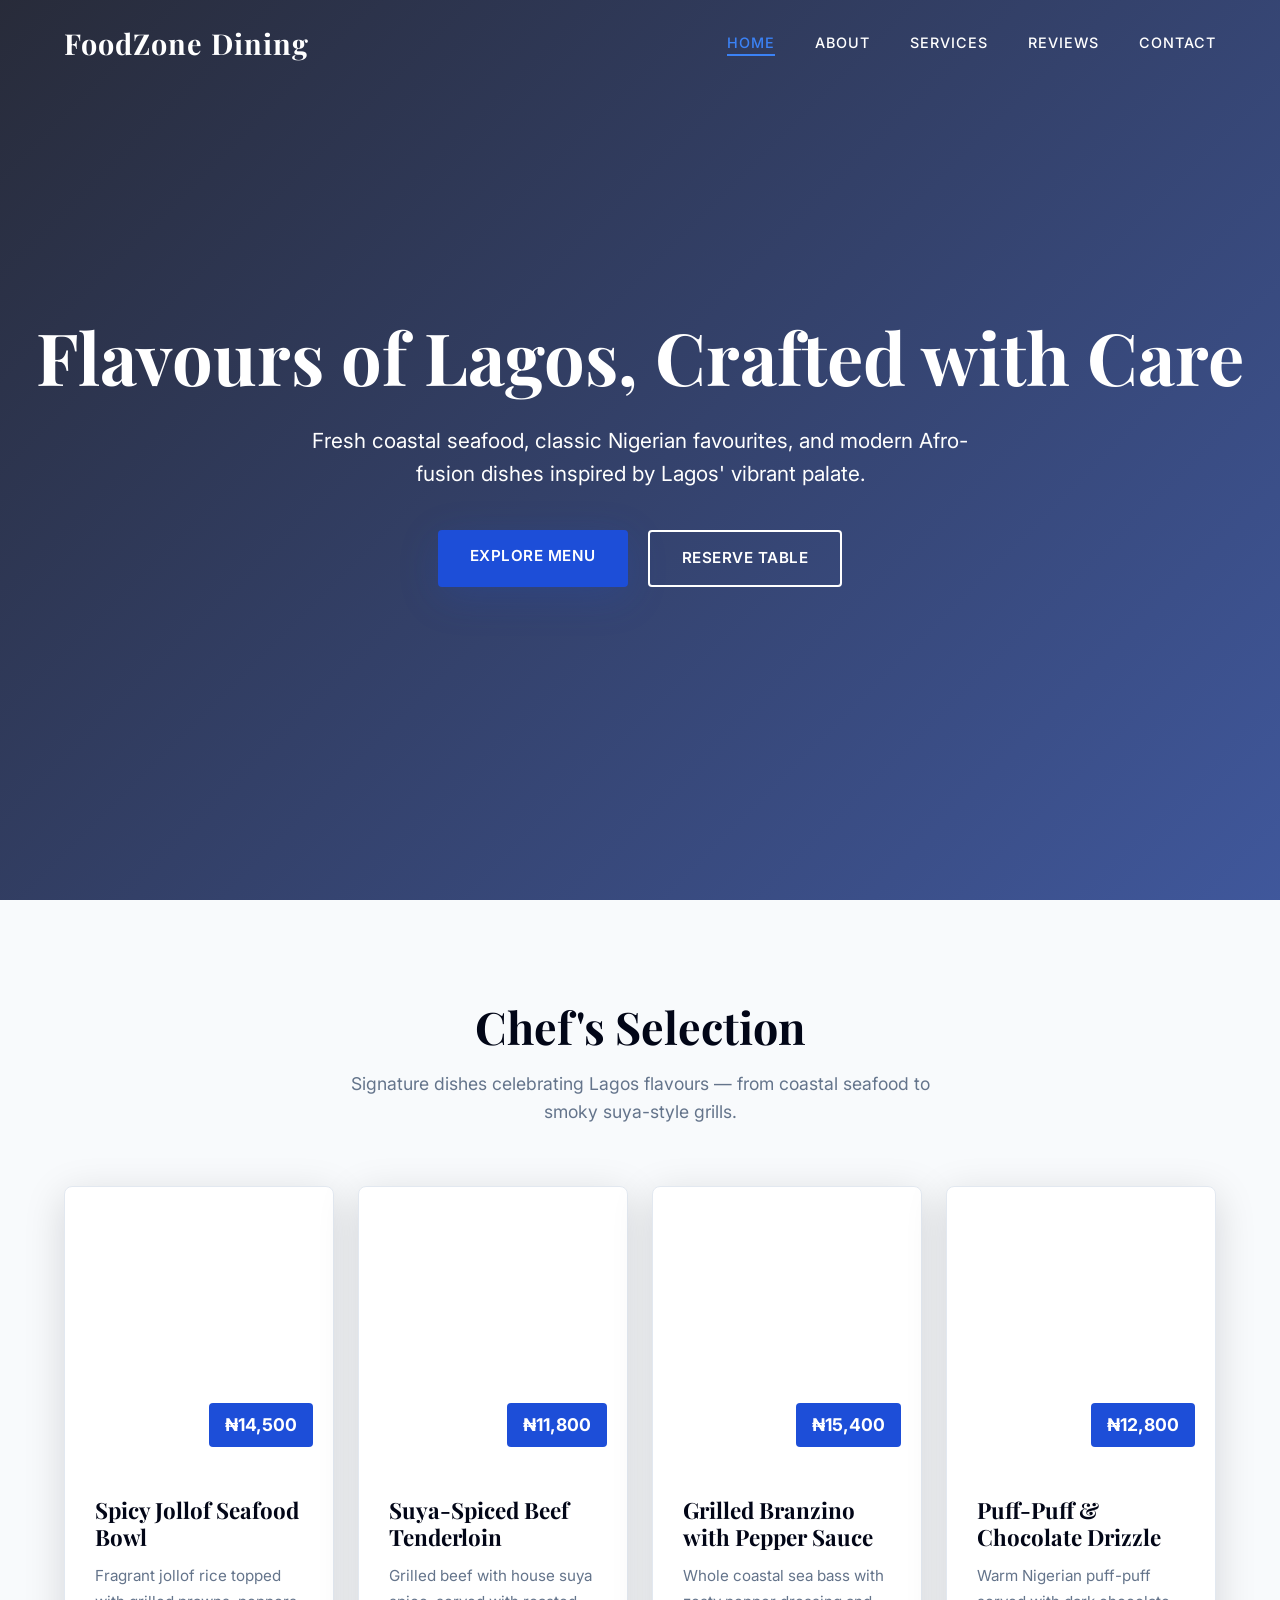
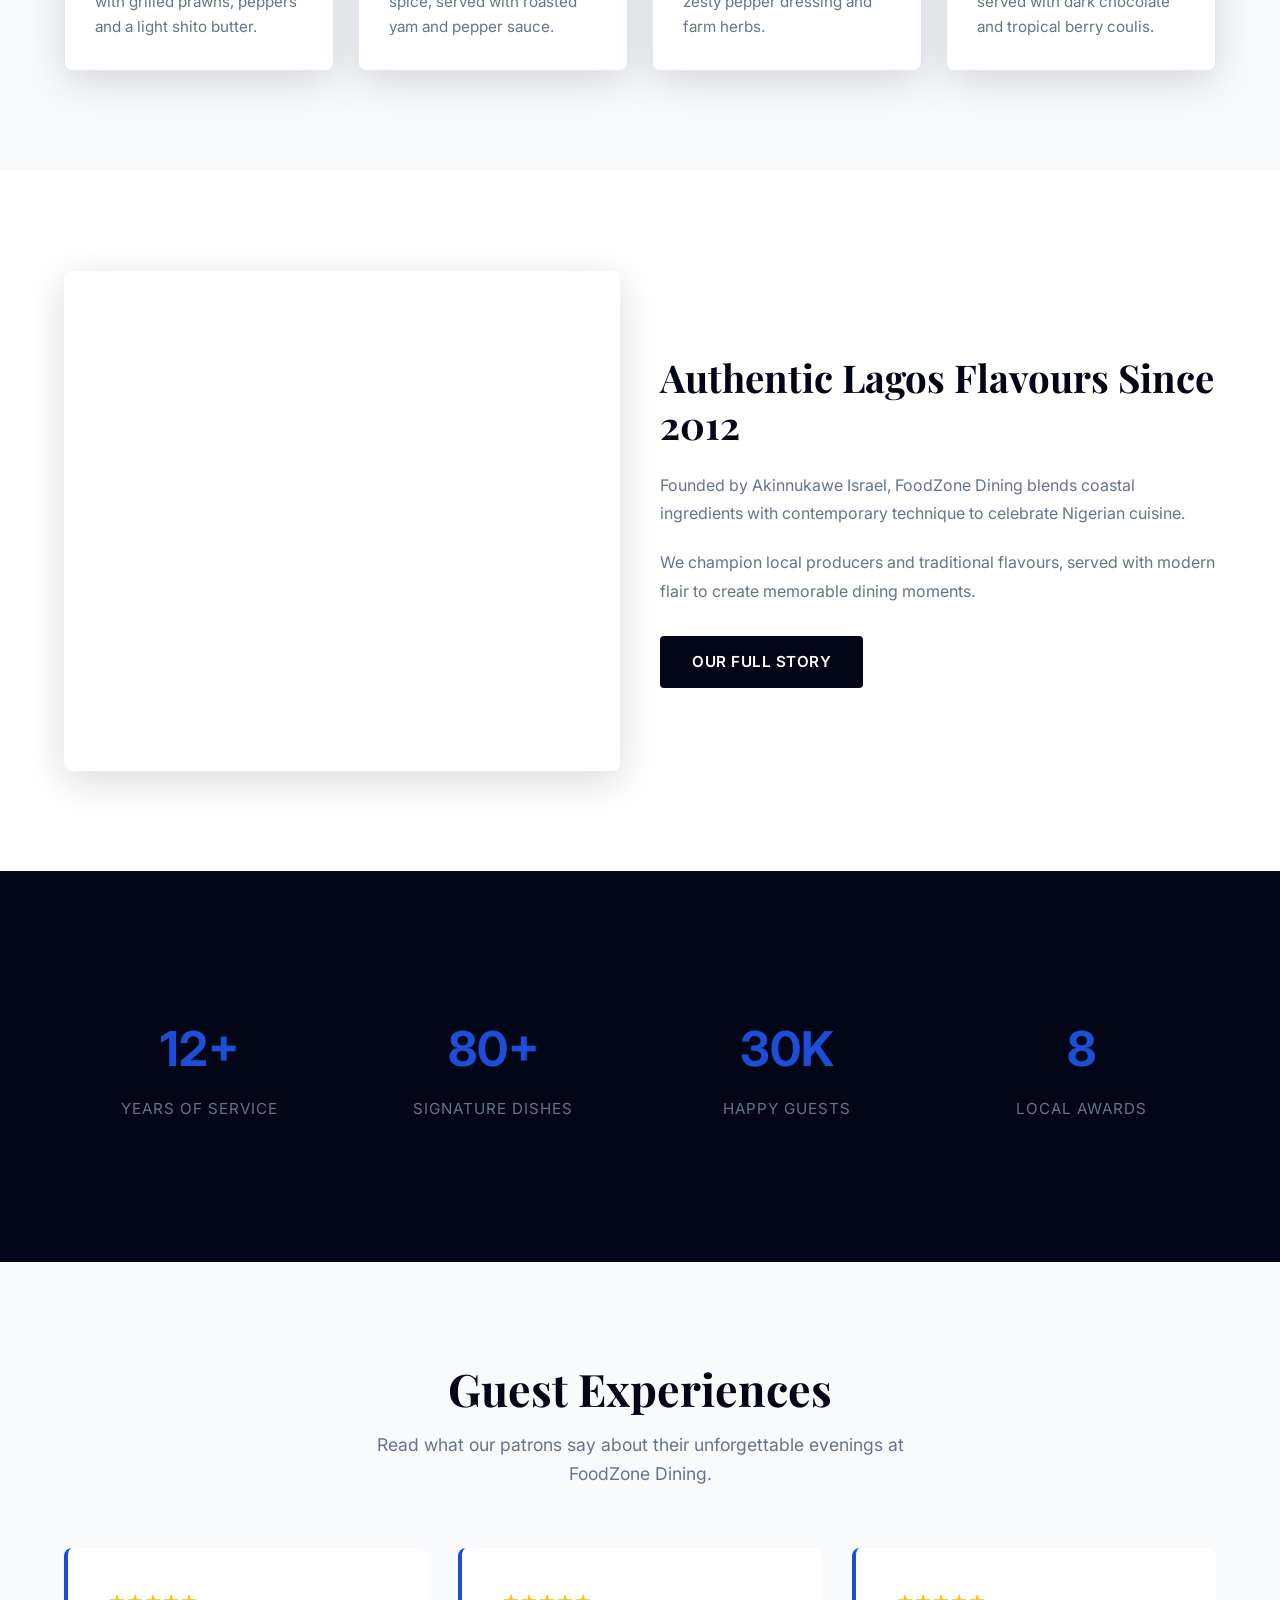
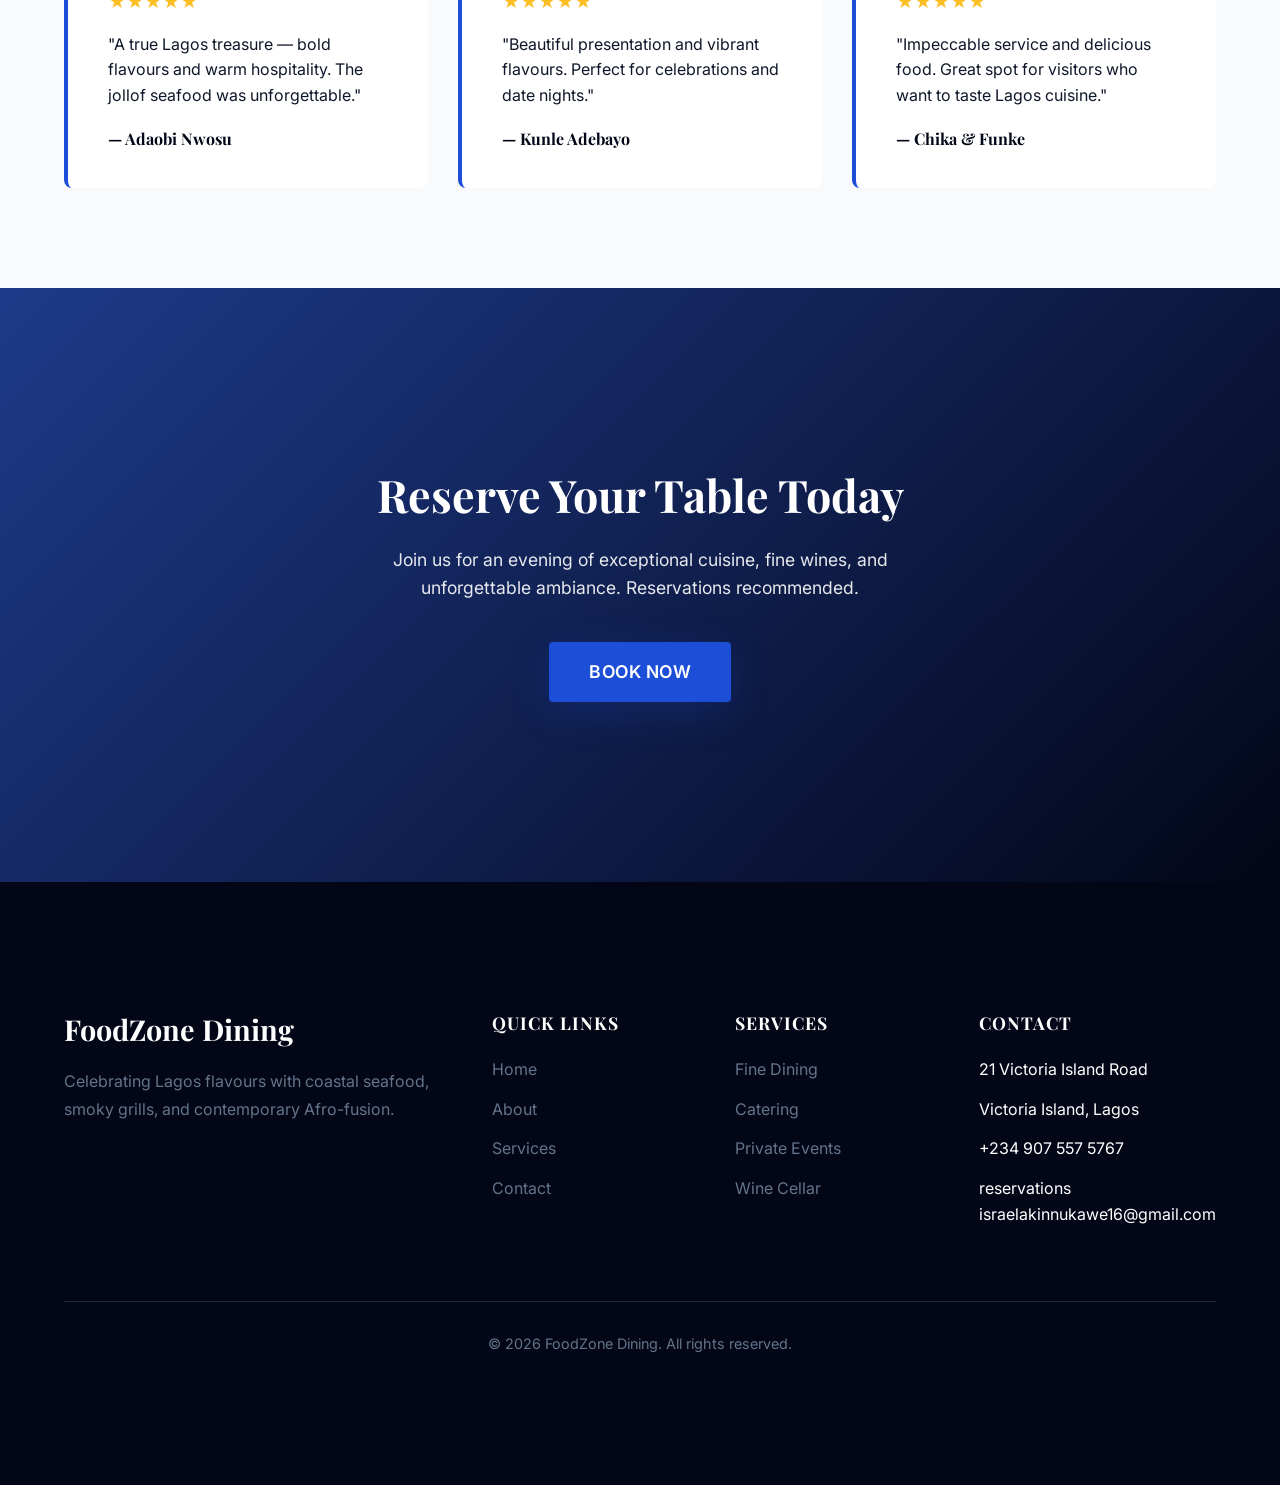
<file: index.html>
<!DOCTYPE html>
<html lang="en">
<head>
  <meta charset="UTF-8">
  <meta name="viewport" content="width=device-width, initial-scale=1.0">
  <title>FoodZone Dining | Fine Dining in Lagos</title>
  <link rel="stylesheet" href="style.css">
  <link rel="shortcut icon" href="/assets/favicon.png" type="image/x-icon">
  <!-- Internal Styles for Home Page -->
  <style>
    .featured-section { background-color: var(--off-white); }
    .dish-card .card-image { height: 280px; }
    .dish-price {
      position: absolute;
      bottom: 20px;
      right: 20px;
      background: var(--primary-blue);
      color: var(--white);
      padding: 8px 16px;
      border-radius: 4px;
      font-weight: 700;
      font-size: 1.1rem;
    }
    .about-preview-img {
      border-radius: 8px;
      height: 500px;
      background: url('https://images.unsplash.com/photo-1559339352-11d035aa65de?w=800') center/cover;
      box-shadow: var(--shadow);
    }
    .stat-box {
      text-align: center;
      padding: 40px 20px;
    }
    .stat-number {
      font-size: 3rem;
      font-weight: 700;
      color: var(--primary-blue);
      display: block;
      margin-bottom: 8px;
    }
    .stat-label {
      color: var(--text-gray);
      font-size: 0.95rem;
      text-transform: uppercase;
      letter-spacing: 1px;
    }
    .review-card {
      background: var(--white);
      padding: 40px;
      border-radius: 8px;
      border-left: 4px solid var(--primary-blue);
    }
    .stars { color: #fbbf24; margin-bottom: 16px; font-size: 1.1rem; }
    .cta-section {
      background: linear-gradient(135deg, var(--dark-blue), var(--black));
      color: var(--white);
      text-align: center;
    }
    .cta-section h2 { color: var(--white); font-size: 2.8rem; margin-bottom: 24px; }
  </style>
</head>
<body>

  <!-- Header -->
  <header class="header">
    <div class="nav-container">
      <a href="index.html" class="logo">FoodZone Dining</a>
      <ul class="nav-menu">
        <li><a href="index.html" class="nav-link">Home</a></li>
        <li><a href="about.html" class="nav-link">About</a></li>
        <li><a href="services.html" class="nav-link">Services</a></li>
        <li><a href="review.html" class="nav-link">Reviews</a></li>
        <li><a href="contact.html" class="nav-link">Contact</a></li>
      </ul>
      <div class="mobile-toggle">
        <span></span><span></span><span></span>
      </div>
    </div>
  </header>

  <!-- Section 1: Hero -->
  <section class="hero">
    <div class="hero-content">
      <h1>Flavours of Lagos, Crafted with Care</h1>
      <p>Fresh coastal seafood, classic Nigerian favourites, and modern Afro-fusion dishes inspired by Lagos' vibrant palate.</p>
      <div class="hero-buttons">
        <a href="services.html" class="btn btn-primary">Explore Menu</a>
        <a href="contact.html" class="btn btn-outline">Reserve Table</a>
      </div>
    </div>
  </section>

  <!-- Section 2: Featured Dishes -->
  <section class="section featured-section">
    <div class="container">
      <div class="section-header animate-on-scroll">
        <h2>Chef's Selection</h2>
        <p>Signature dishes celebrating Lagos flavours — from coastal seafood to smoky suya-style grills.</p>
      </div>
      <div class="grid-4">
        <div class="card dish-card animate-on-scroll stagger-1">
          <div class="card-image" style="background-image: url('https://images.unsplash.com/photo-1504674900247-0877df9cc836?w=600');">
            <span class="dish-price">₦14,500</span>
          </div>
          <div class="card-body">
            <h3>Spicy Jollof Seafood Bowl</h3>
            <p>Fragrant jollof rice topped with grilled prawns, peppers and a light shito butter.</p>
          </div>
        </div>
        <div class="card dish-card animate-on-scroll stagger-2">
          <div class="card-image" style="background-image: url('https://images.unsplash.com/photo-1544025162-d76694265947?w=600');">
            <span class="dish-price">₦11,800</span>
          </div>
          <div class="card-body">
            <h3>Suya-Spiced Beef Tenderloin</h3>
            <p>Grilled beef with house suya spice, served with roasted yam and pepper sauce.</p>
          </div>
        </div>
        <div class="card dish-card animate-on-scroll stagger-3">
          <div class="card-image" style="background-image: url('https://images.unsplash.com/photo-1565299624946-b28f40a0ae38?w=600');">
            <span class="dish-price">₦15,400</span>
          </div>
          <div class="card-body">
            <h3>Grilled Branzino with Pepper Sauce</h3>
            <p>Whole coastal sea bass with zesty pepper dressing and farm herbs.</p>
          </div>
        </div>
        <div class="card dish-card animate-on-scroll stagger-4">
          <div class="card-image" style="background-image: url('https://images.unsplash.com/photo-1551024601-bec78aea704b?w=600');">
            <span class="dish-price">₦12,800</span>
          </div>
          <div class="card-body">
            <h3>Puff-Puff & Chocolate Drizzle</h3>
            <p>Warm Nigerian puff-puff served with dark chocolate and tropical berry coulis.</p>
          </div>
        </div>
      </div>
    </div>
  </section>

  <!-- Section 3: About Preview -->
  <section class="section">
    <div class="container">
      <div class="grid-2" style="align-items: center;">
        <div class="about-preview-img animate-on-scroll fade-left"></div>
        <div class="animate-on-scroll fade-right">
          <h2 style="font-size: 2.4rem; margin-bottom: 24px; color: var(--black);">Authentic Lagos Flavours Since 2012</h2>
          <p style="color: var(--text-gray); margin-bottom: 20px; line-height: 1.8;">Founded by Akinnukawe Israel, FoodZone Dining blends coastal ingredients with contemporary technique to celebrate Nigerian cuisine.</p>
          <p style="color: var(--text-gray); margin-bottom: 30px; line-height: 1.8;">We champion local producers and traditional flavours, served with modern flair to create memorable dining moments.</p>
          <a href="about.html" class="btn btn-dark">Our Full Story</a>
        </div>
      </div>
    </div>
  </section>

  <!-- Section 4: Stats -->
  <section class="section section-dark">
    <div class="container">
      <div class="grid-4">
        <div class="stat-box animate-on-scroll stagger-1">
          <span class="stat-number">12+</span>
          <span class="stat-label">Years of Service</span>
        </div>
        <div class="stat-box animate-on-scroll stagger-2">
          <span class="stat-number">80+</span>
          <span class="stat-label">Signature Dishes</span>
        </div>
        <div class="stat-box animate-on-scroll stagger-3">
          <span class="stat-number">30K</span>
          <span class="stat-label">Happy Guests</span>
        </div>
        <div class="stat-box animate-on-scroll stagger-4">
          <span class="stat-number">8</span>
          <span class="stat-label">Local Awards</span>
        </div>
      </div>
    </div>
  </section>

  <!-- Section 5: Testimonials Preview -->
  <section class="section section-alt">
    <div class="container">
      <div class="section-header animate-on-scroll">
        <h2>Guest Experiences</h2>
        <p>Read what our patrons say about their unforgettable evenings at FoodZone Dining.</p>
      </div>
      <div class="grid-3">
        <div class="review-card animate-on-scroll stagger-1">
          <div class="stars">★★★★★</div>
          <p>"A true Lagos treasure — bold flavours and warm hospitality. The jollof seafood was unforgettable."</p>
          <h4 style="margin-top: 20px; color: var(--black);">— Adaobi Nwosu</h4>
        </div>
        <div class="review-card animate-on-scroll stagger-2">
          <div class="stars">★★★★★</div>
          <p>"Beautiful presentation and vibrant flavours. Perfect for celebrations and date nights."</p>
          <h4 style="margin-top: 20px; color: var(--black);">— Kunle Adebayo</h4>
        </div>
        <div class="review-card animate-on-scroll stagger-3">
          <div class="stars">★★★★★</div>
          <p>"Impeccable service and delicious food. Great spot for visitors who want to taste Lagos cuisine."</p>
          <h4 style="margin-top: 20px; color: var(--black);">— Chika & Funke</h4>
        </div>
      </div>
    </div>
  </section>

  <!-- Section 6: CTA -->
  <section class="section cta-section" style="padding-bottom: 180px;padding-top: 180px;">
    <div class="container">
      <div class="animate-on-scroll scale-in">
        <h2>Reserve Your Table Today</h2>
        <p style="font-size: 1.1rem; opacity: 0.9; max-width: 600px; margin: 0 auto 40px;">Join us for an evening of exceptional cuisine, fine wines, and unforgettable ambiance. Reservations recommended.</p>
        <a href="contact.html" class="btn btn-primary" style="font-size: 1.1rem; padding: 16px 40px;">Book Now</a>
      </div>
    </div>
  </section>

  <!-- Footer -->
  <footer class="footer" style="padding-top: 130px; padding-bottom: 130px;">
    <div class="container">
      <div class="footer-grid">
        <div class="footer-brand">
          <h3>FoodZone Dining</h3>
          <p>Celebrating Lagos flavours with coastal seafood, smoky grills, and contemporary Afro-fusion.</p>
        </div>
        <div>
          <h4 class="footer-title">Quick Links</h4>
          <ul class="footer-links">
            <li><a href="index.html">Home</a></li>
            <li><a href="about.html">About</a></li>
            <li><a href="services.html">Services</a></li>
            <li><a href="contact.html">Contact</a></li>
          </ul>
        </div>
        <div>
          <h4 class="footer-title">Services</h4>
          <ul class="footer-links">
            <li><a href="services.html">Fine Dining</a></li>
            <li><a href="services.html">Catering</a></li>
            <li><a href="services.html">Private Events</a></li>
            <li><a href="services.html">Wine Cellar</a></li>
          </ul>
        </div>
        <div>
          <h4 class="footer-title">Contact</h4>
          <ul class="footer-links">
            <li>21 Victoria Island Road</li>
            <li>Victoria Island, Lagos</li>
            <li>+234 907 557 5767</li>
            <li>reservations israelakinnukawe16@gmail.com</li>
          </ul>
        </div>
      </div>
      <div class="footer-bottom">
        <p>&copy; 2026 FoodZone Dining. All rights reserved.</p>
      </div>
    </div>
  </footer>

  <script src="script.js"></script>
</body>
</html>
</file>
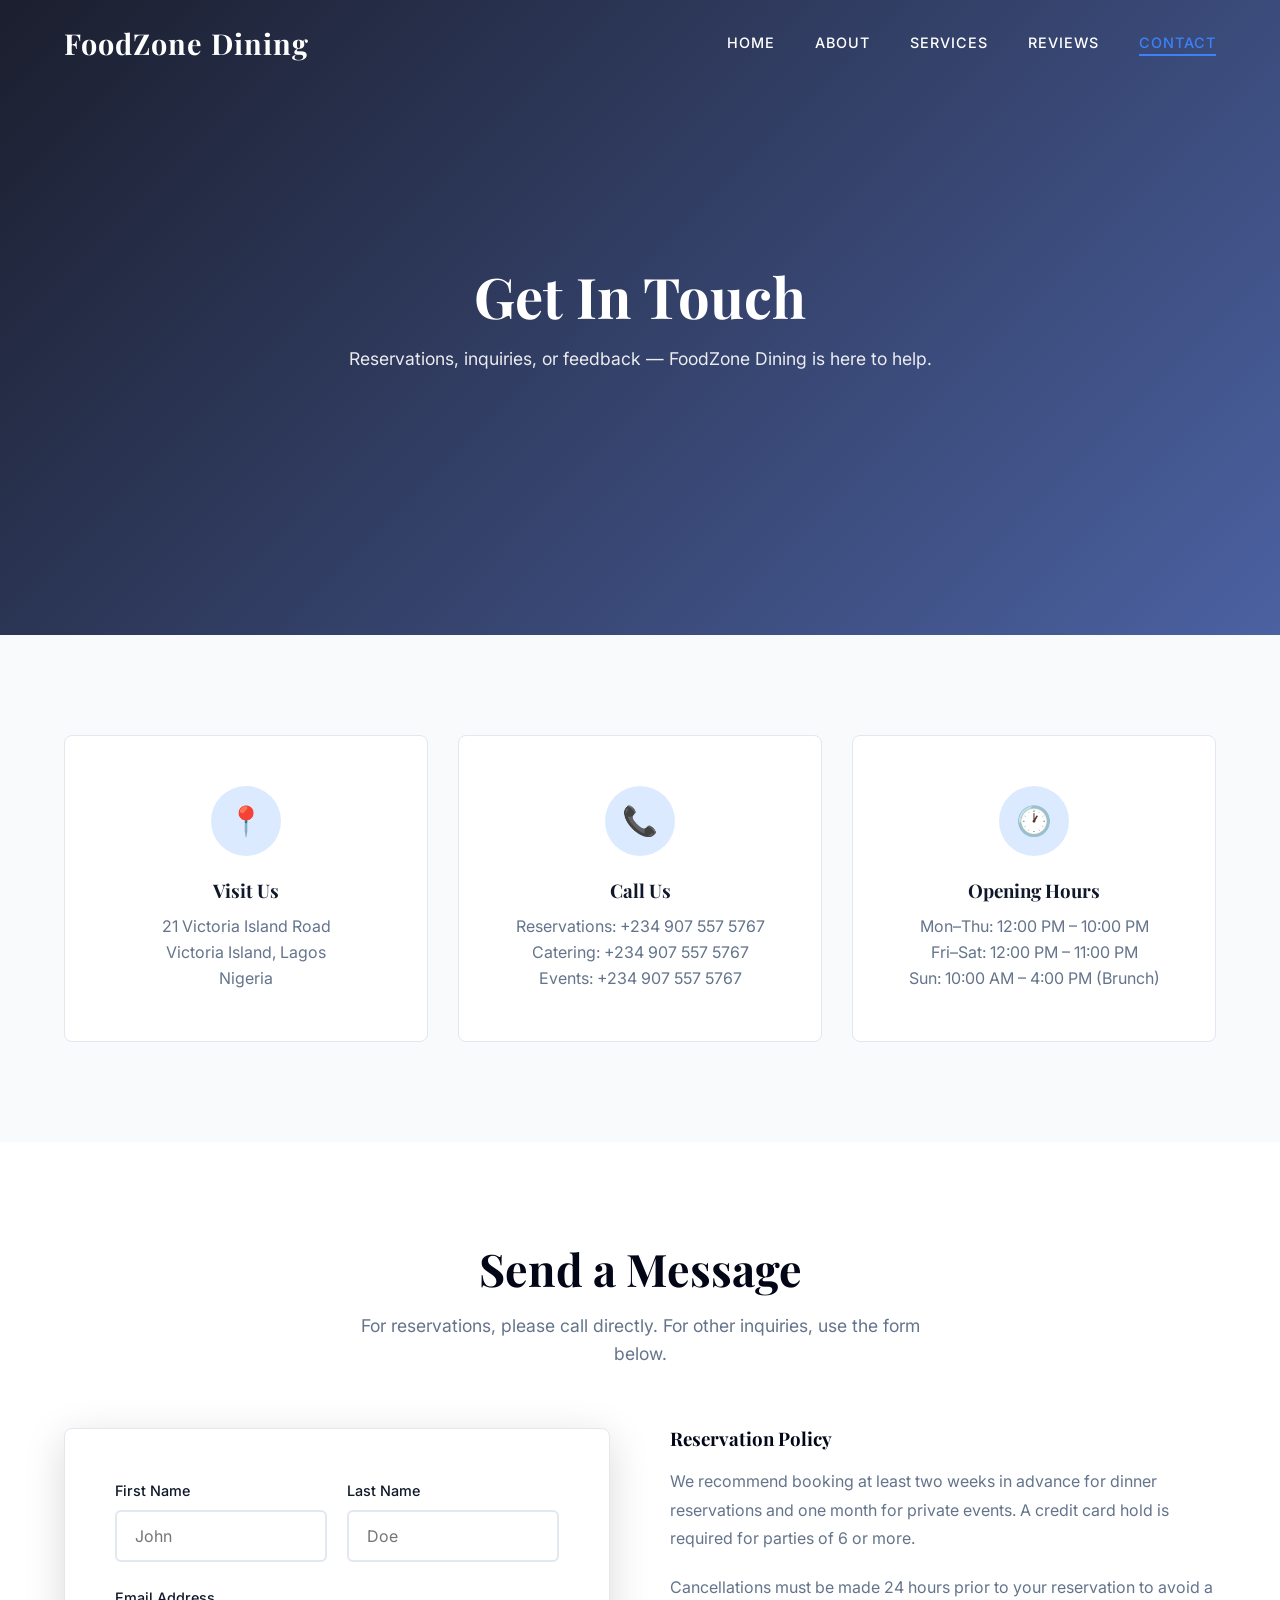
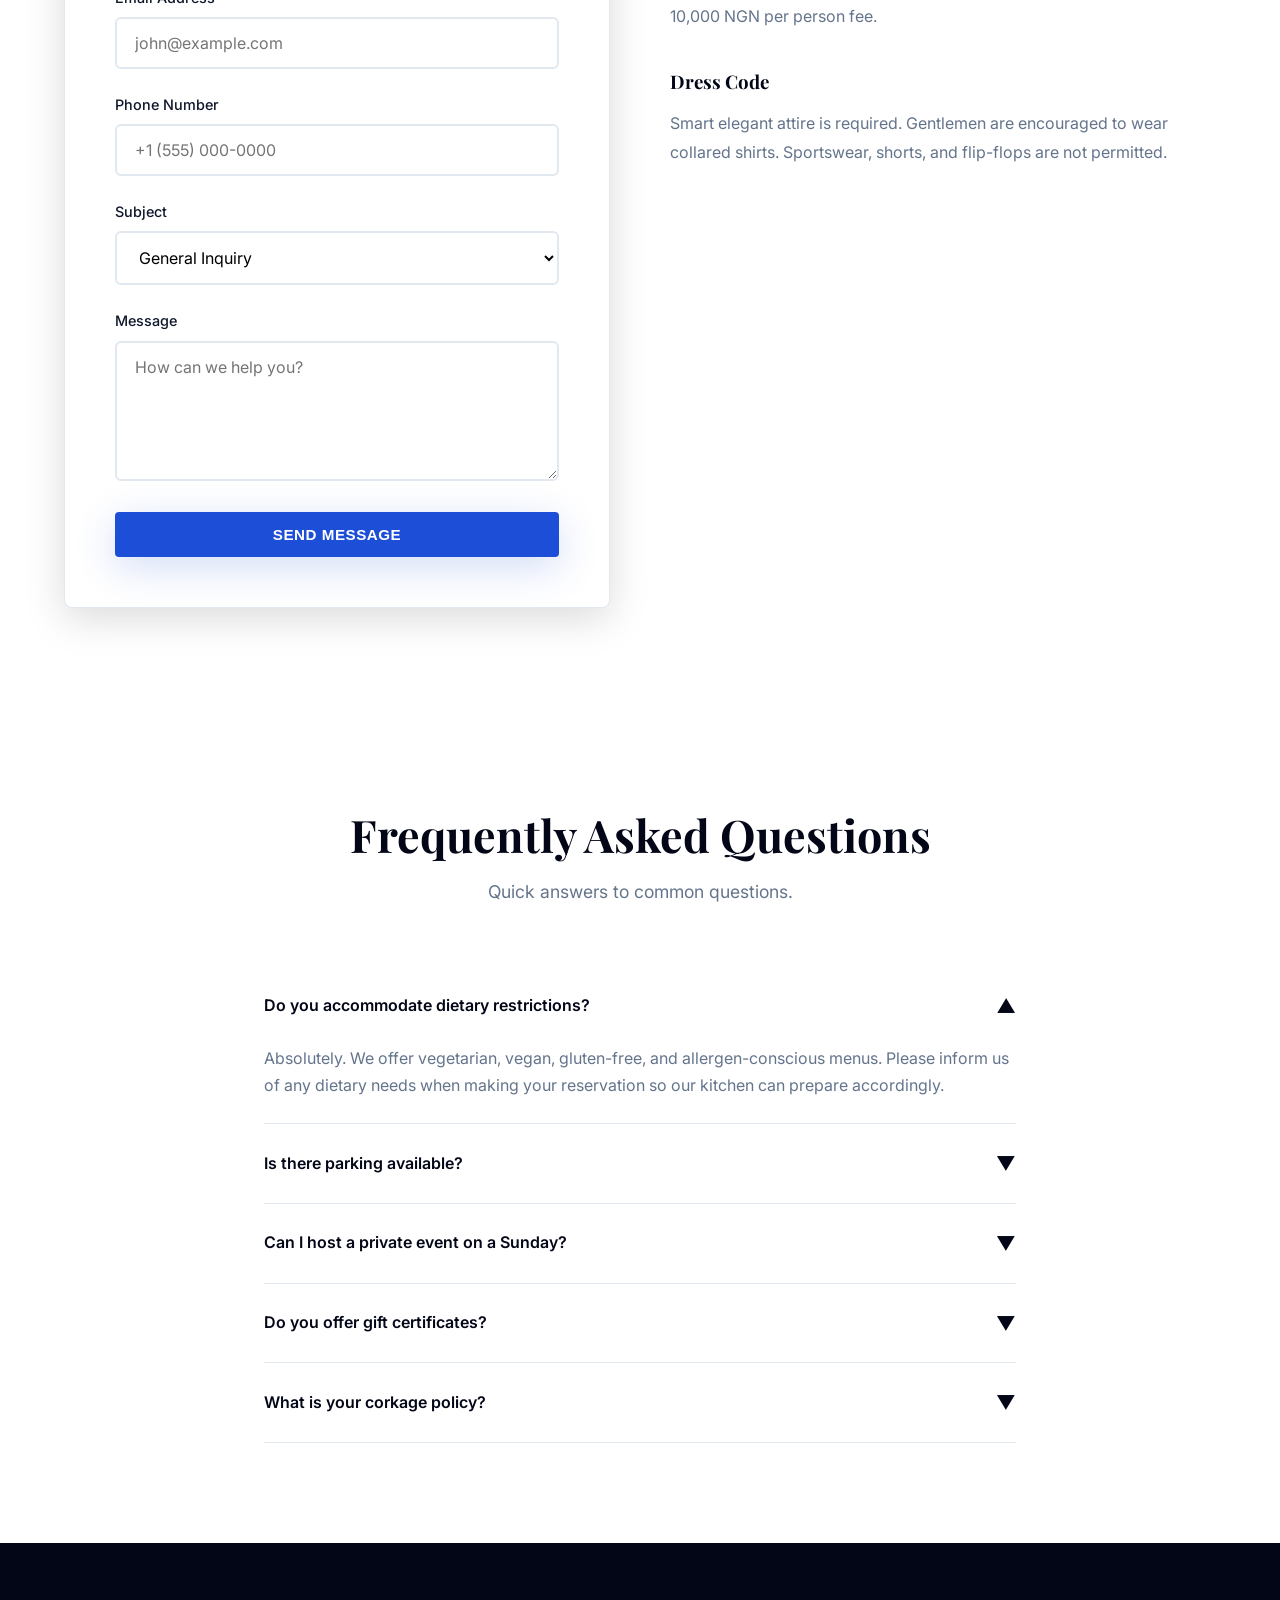
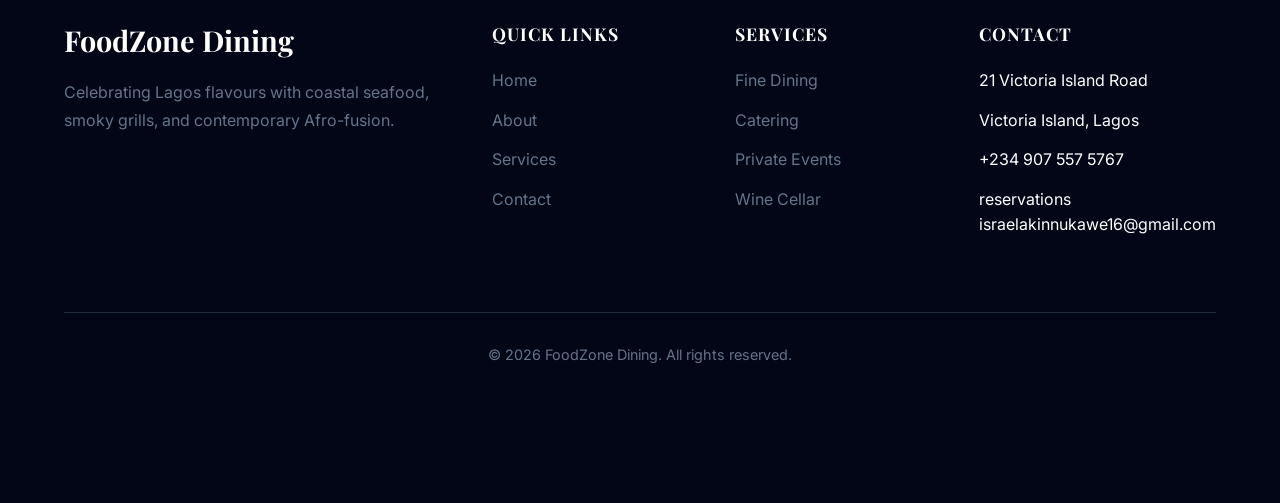
<file: contact.html>
<!DOCTYPE html>
<html lang="en">
<head>
  <meta charset="UTF-8">
  <meta name="viewport" content="width=device-width, initial-scale=1.0">
  <title>Contact | FoodZone Dining</title>
  <link rel="stylesheet" href="style.css">
  <link  rel="shortcut icon" href="/assets/favicon.png" type="image/x-icon">
  <style>
    .contact-hero { background-image: linear-gradient(135deg, rgba(2,6,23,0.9), rgba(30,58,138,0.8)), url('https://images.unsplash.com/photo-1559339352-11d035aa65de?w=1920'); }
    .info-card {
      background: var(--white);
      padding: 50px 30px;
      border-radius: 8px;
      text-align: center;
      border: 1px solid var(--border-gray);
      transition: all 0.4s ease;
    }
    .info-card:hover {
      border-color: var(--primary-blue);
      transform: translateY(-5px);
      box-shadow: var(--shadow-blue);
    }
    .info-icon {
      width: 70px;
      height: 70px;
      background: var(--light-blue);
      border-radius: 50%;
      display: flex;
      align-items: center;
      justify-content: center;
      margin: 0 auto 24px;
      color: var(--primary-blue);
      font-size: 1.8rem;
    }
    .contact-form-container {
      display: grid;
      grid-template-columns: 1fr 1fr;
      gap: 60px;
      align-items: start;
    }
    .map-placeholder {
      height: 400px;
      background: linear-gradient(135deg, var(--off-white), var(--light-blue));
      border-radius: 8px;
      display: flex;
      align-items: center;
      justify-content: center;
      flex-direction: column;
      color: var(--text-gray);
      border: 2px dashed var(--border-gray);
    }
    .accordion-item {
      border-bottom: 1px solid var(--border-gray);
    }
    .accordion-header {
      padding: 24px 0;
      cursor: pointer;
      display: flex;
      justify-content: space-between;
      align-items: center;
      font-weight: 600;
      color: var(--black);
      transition: color 0.3s ease;
    }
    .accordion-header:hover { color: var(--primary-blue); }
    .accordion-icon { transition: transform 0.3s ease; font-size: 1.2rem; }
    .accordion-item.active .accordion-icon { transform: rotate(180deg); }
    .accordion-body {
      max-height: 0;
      overflow: hidden;
      transition: max-height 0.4s ease, padding 0.4s ease;
      color: var(--text-gray);
      line-height: 1.7;
    }
    .accordion-item.active .accordion-body {
      max-height: 300px;
      padding-bottom: 24px;
    }
    @media (max-width: 768px) {
      .contact-form-container { grid-template-columns: 1fr; }
    }
  </style>
</head>
<body>

  <header class="header">
    <div class="nav-container">
      <a href="index.html" class="logo">FoodZone Dining</a>
      <ul class="nav-menu">
        <li><a href="index.html" class="nav-link">Home</a></li>
        <li><a href="about.html" class="nav-link">About</a></li>
        <li><a href="services.html" class="nav-link">Services</a></li>
        <li><a href="review.html" class="nav-link">Reviews</a></li>
        <li><a href="contact.html" class="nav-link">Contact</a></li>
      </ul>
      <div class="mobile-toggle"><span></span><span></span><span></span></div>
    </div>
  </header>

  <!-- Section 1: Hero -->
  <section class="page-hero contact-hero" style="height: 635px;">
    <div>
      <h1>Get In Touch</h1>
      <p>Reservations, inquiries, or feedback — FoodZone Dining is here to help.</p>
    </div>
  </section>

  <!-- Section 2: Contact Info -->
  <section class="section section-alt">
    <div class="container">
      <div class="grid-3">
        <div class="info-card animate-on-scroll stagger-1">
          <div class="info-icon">📍</div>
          <h3>Visit Us</h3>
          <p style="color: var(--text-gray); margin-top: 12px;">21 Victoria Island Road<br>Victoria Island, Lagos<br>Nigeria</p>
        </div>
        <div class="info-card animate-on-scroll stagger-2">
          <div class="info-icon">📞</div>
          <h3>Call Us</h3>
          <p style="color: var(--text-gray); margin-top: 12px;">Reservations: +234 907 557 5767<br>Catering: +234 907 557 5767<br>Events: +234 907 557 5767</p>
        </div>
        <div class="info-card animate-on-scroll stagger-3">
          <div class="info-icon">🕐</div>
          <h3>Opening Hours</h3>
          <p style="color: var(--text-gray); margin-top: 12px;">Mon–Thu: 12:00 PM – 10:00 PM<br>Fri–Sat: 12:00 PM – 11:00 PM<br>Sun: 10:00 AM – 4:00 PM (Brunch)</p>
        </div>
      </div>
    </div>
  </section>

  <!-- Section 3: Contact Form -->
  <section class="section">
    <div class="container">
      <div class="section-header animate-on-scroll">
        <h2>Send a Message</h2>
        <p>For reservations, please call directly. For other inquiries, use the form below.</p>
      </div>
      <div class="contact-form-container">
        <form class="animate-on-scroll fade-left" style="background: var(--white); padding: 50px; border-radius: 8px; box-shadow: var(--shadow); border: 1px solid var(--border-gray);">
          <div class="grid-2" style="gap: 20px;">
            <div class="form-group">
              <label class="form-label">First Name</label>
              <input type="text" class="form-control" placeholder="John" required>
            </div>
            <div class="form-group">
              <label class="form-label">Last Name</label>
              <input type="text" class="form-control" placeholder="Doe" required>
            </div>
          </div>
          <div class="form-group">
            <label class="form-label">Email Address</label>
            <input type="email" class="form-control" placeholder="john@example.com" required>
          </div>
          <div class="form-group">
            <label class="form-label">Phone Number</label>
            <input type="tel" class="form-control" placeholder="+1 (555) 000-0000">
          </div>
          <div class="form-group">
            <label class="form-label">Subject</label>
            <select class="form-control">
              <option>General Inquiry</option>
              <option>Reservation Request</option>
              <option>Catering Question</option>
              <option>Private Event</option>
              <option>Feedback</option>
            </select>
          </div>
          <div class="form-group">
            <label class="form-label">Message</label>
            <textarea class="form-control" placeholder="How can we help you?" required></textarea>
          </div>
          <button type="submit" class="btn btn-primary" style="width: 100%;">Send Message</button>
        </form>
        <div class="animate-on-scroll fade-right">
          <div style="margin-bottom: 40px;">
            <h3 style="margin-bottom: 16px; color: var(--black);">Reservation Policy</h3>
            <p style="color: var(--text-gray); line-height: 1.8; margin-bottom: 20px;">We recommend booking at least two weeks in advance for dinner reservations and one month for private events. A credit card hold is required for parties of 6 or more.</p>
            <p style="color: var(--text-gray); line-height: 1.8;">Cancellations must be made 24 hours prior to your reservation to avoid a 10,000 NGN per person fee.</p>
          </div>
          <div>
            <h3 style="margin-bottom: 16px; color: var(--black);">Dress Code</h3>
            <p style="color: var(--text-gray); line-height: 1.8;">Smart elegant attire is required. Gentlemen are encouraged to wear collared shirts. Sportswear, shorts, and flip-flops are not permitted.</p>
          </div>
        </div>
      </div>
    </div>
  </section>

  <!-- Section 4: Map -->
  <!-- <section class="section section-alt">
    <div class="container">
      <div class="section-header animate-on-scroll">
        <h2>Find Us</h2>
        <p>Located in the heart of Victoria Island's dining and entertainment district.</p>
      </div>
      <div class="map-placeholder animate-on-scroll scale-in">
        <div style="font-size: 3rem; margin-bottom: 16px;">🗺️</div>
        <p>Google Maps Embed Code Goes Here</p>
        <p style="font-size: 0.9rem; margin-top: 8px;">Replace this div with your &lt;iframe&gt; map embed</p>
      </div>
    </div>
  </section> -->

  <!-- Section 5: FAQ -->
  <section class="section">
    <div class="container" style="max-width: 800px;">
      <div class="section-header animate-on-scroll">
        <h2>Frequently Asked Questions</h2>
        <p>Quick answers to common questions.</p>
      </div>
      <div class="animate-on-scroll">
        <div class="accordion-item active">
          <div class="accordion-header" onclick="this.parentElement.classList.toggle('active')">
            <span>Do you accommodate dietary restrictions?</span>
            <span class="accordion-icon">▼</span>
          </div>
          <div class="accordion-body">
            Absolutely. We offer vegetarian, vegan, gluten-free, and allergen-conscious menus. Please inform us of any dietary needs when making your reservation so our kitchen can prepare accordingly.
          </div>
        </div>
        <div class="accordion-item">
          <div class="accordion-header" onclick="this.parentElement.classList.toggle('active')">
            <span>Is there parking available?</span>
            <span class="accordion-icon">▼</span>
          </div>
          <div class="accordion-body">
            Valet parking is available Thursday through Sunday. There is also a public parking garage located opposite the restaurant. Street parking is limited.
          </div>
        </div>
        <div class="accordion-item">
          <div class="accordion-header" onclick="this.parentElement.classList.toggle('active')">
            <span>Can I host a private event on a Sunday?</span>
            <span class="accordion-icon">▼</span>
          </div>
          <div class="accordion-body">
            Yes, the Sapphire Room is available for private events seven days a week. Sunday events benefit from reduced minimums and flexible timing. Contact our events team for a custom quote.
          </div>
        </div>
        <div class="accordion-item">
          <div class="accordion-header" onclick="this.parentElement.classList.toggle('active')">
            <span>Do you offer gift certificates?</span>
            <span class="accordion-icon">▼</span>
          </div>
          <div class="accordion-body">
            Yes, gift certificates are available in denominations from $100 to $1,000. They can be purchased in-person or over the phone and are valid for one year from the date of issue.
          </div>
        </div>
        <div class="accordion-item">
          <div class="accordion-header" onclick="this.parentElement.classList.toggle('active')">
            <span>What is your corkage policy?</span>
            <span class="accordion-icon">▼</span>
          </div>
          <div class="accordion-body">
            We allow one bottle per couple with a corkage fee of 50000N` per bottle. The wine must not be featured on our current list. Large format bottles are subject to different pricing.
          </div>
        </div>
      </div>
    </div>
  </section>

  <footer class="footer" style="height: 560px;">
    <div class="container">
      <div class="footer-grid">
        <div class="footer-brand">
          <h3>FoodZone Dining</h3>
          <p>Celebrating Lagos flavours with coastal seafood, smoky grills, and contemporary Afro-fusion.</p>
        </div>
        <div>
          <h4 class="footer-title">Quick Links</h4>
          <ul class="footer-links">
            <li><a href="index.html">Home</a></li>
            <li><a href="about.html">About</a></li>
            <li><a href="services.html">Services</a></li>
            <li><a href="contact.html">Contact</a></li>
          </ul>
        </div>
        <div>
          <h4 class="footer-title">Services</h4>
          <ul class="footer-links">
            <li><a href="services.html">Fine Dining</a></li>
            <li><a href="services.html">Catering</a></li>
            <li><a href="services.html">Private Events</a></li>
            <li><a href="services.html">Wine Cellar</a></li>
          </ul>
        </div>
        <div>
          <h4 class="footer-title">Contact</h4>
          <ul class="footer-links">
            <li>21 Victoria Island Road</li>
            <li>Victoria Island, Lagos</li>
            <li>+234 907 557 5767</li>
            <li>reservations israelakinnukawe16@gmail.com</li>
          </ul>
        </div>
      </div>
      <div class="footer-bottom">
        <p>&copy; 2026 FoodZone Dining. All rights reserved.</p>
      </div>
    </div>
  </footer>

  <script src="script.js"></script>
</body>
</html>
</file>
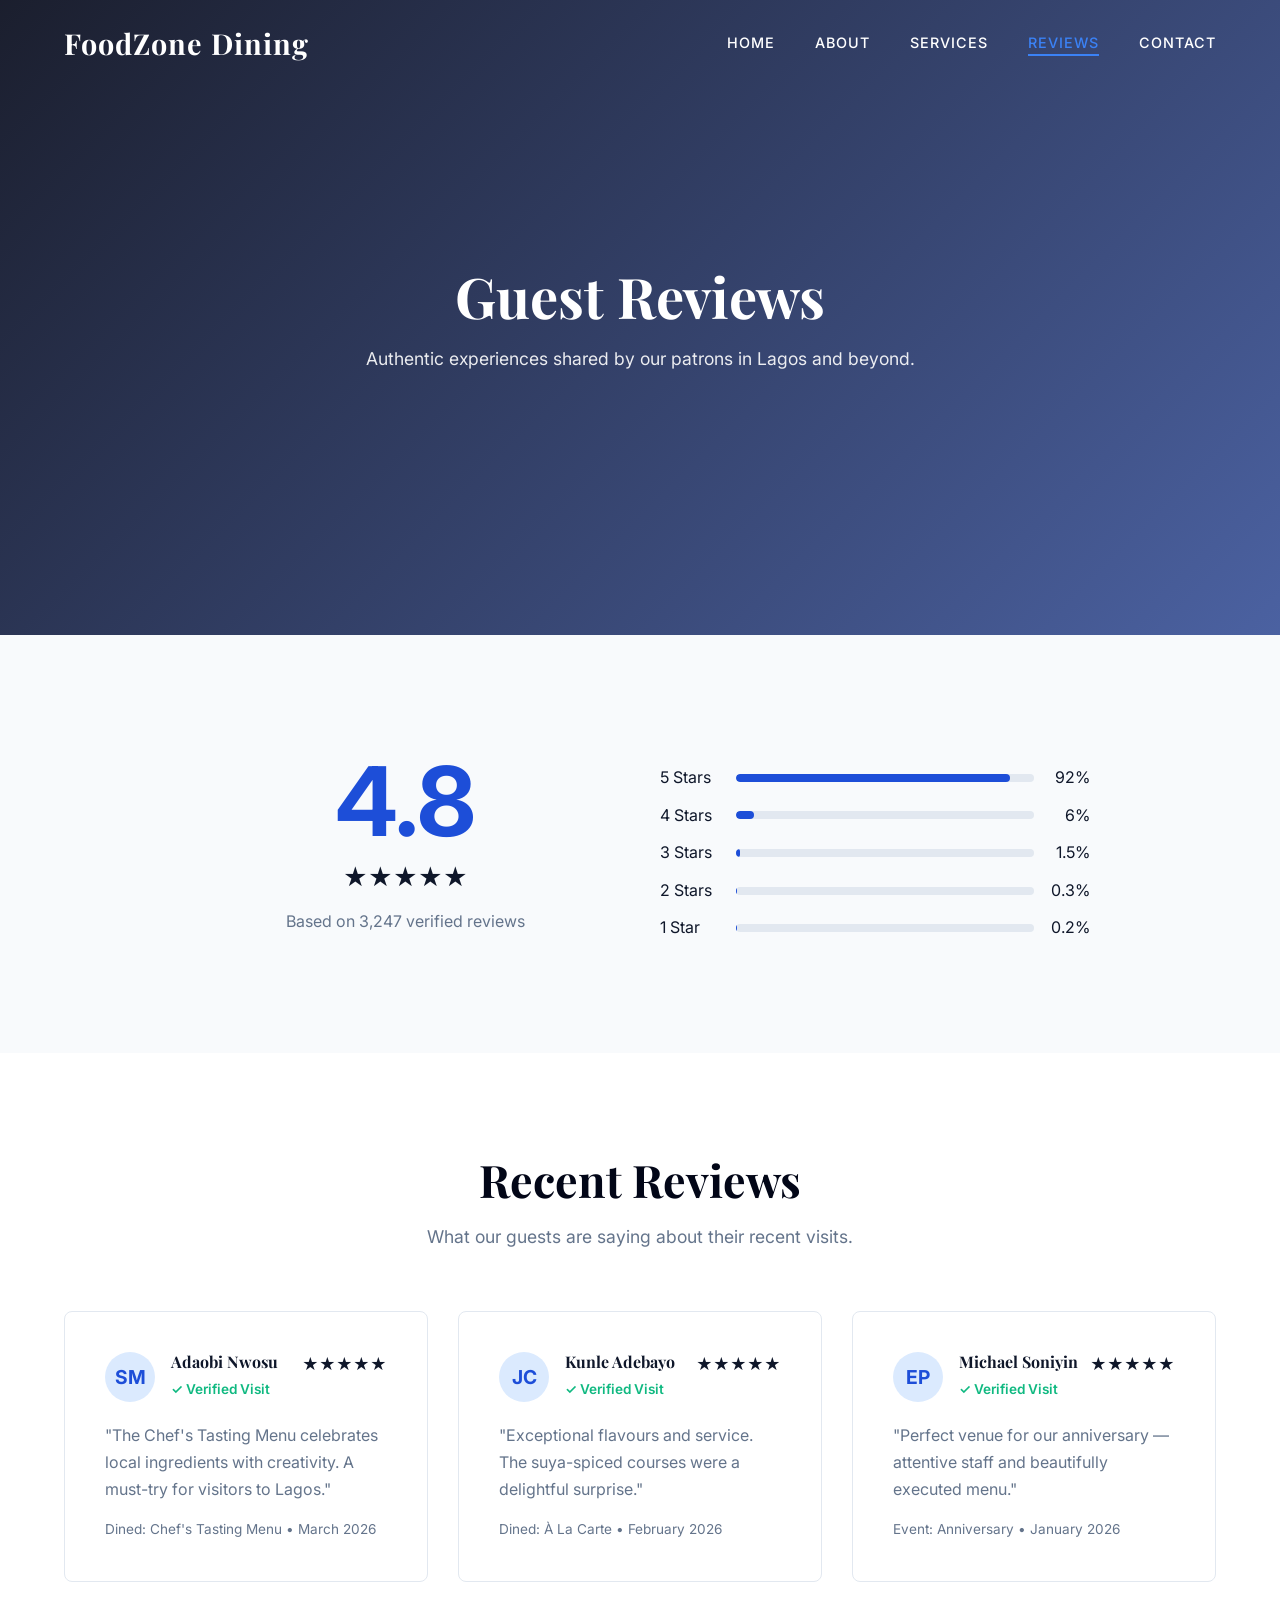
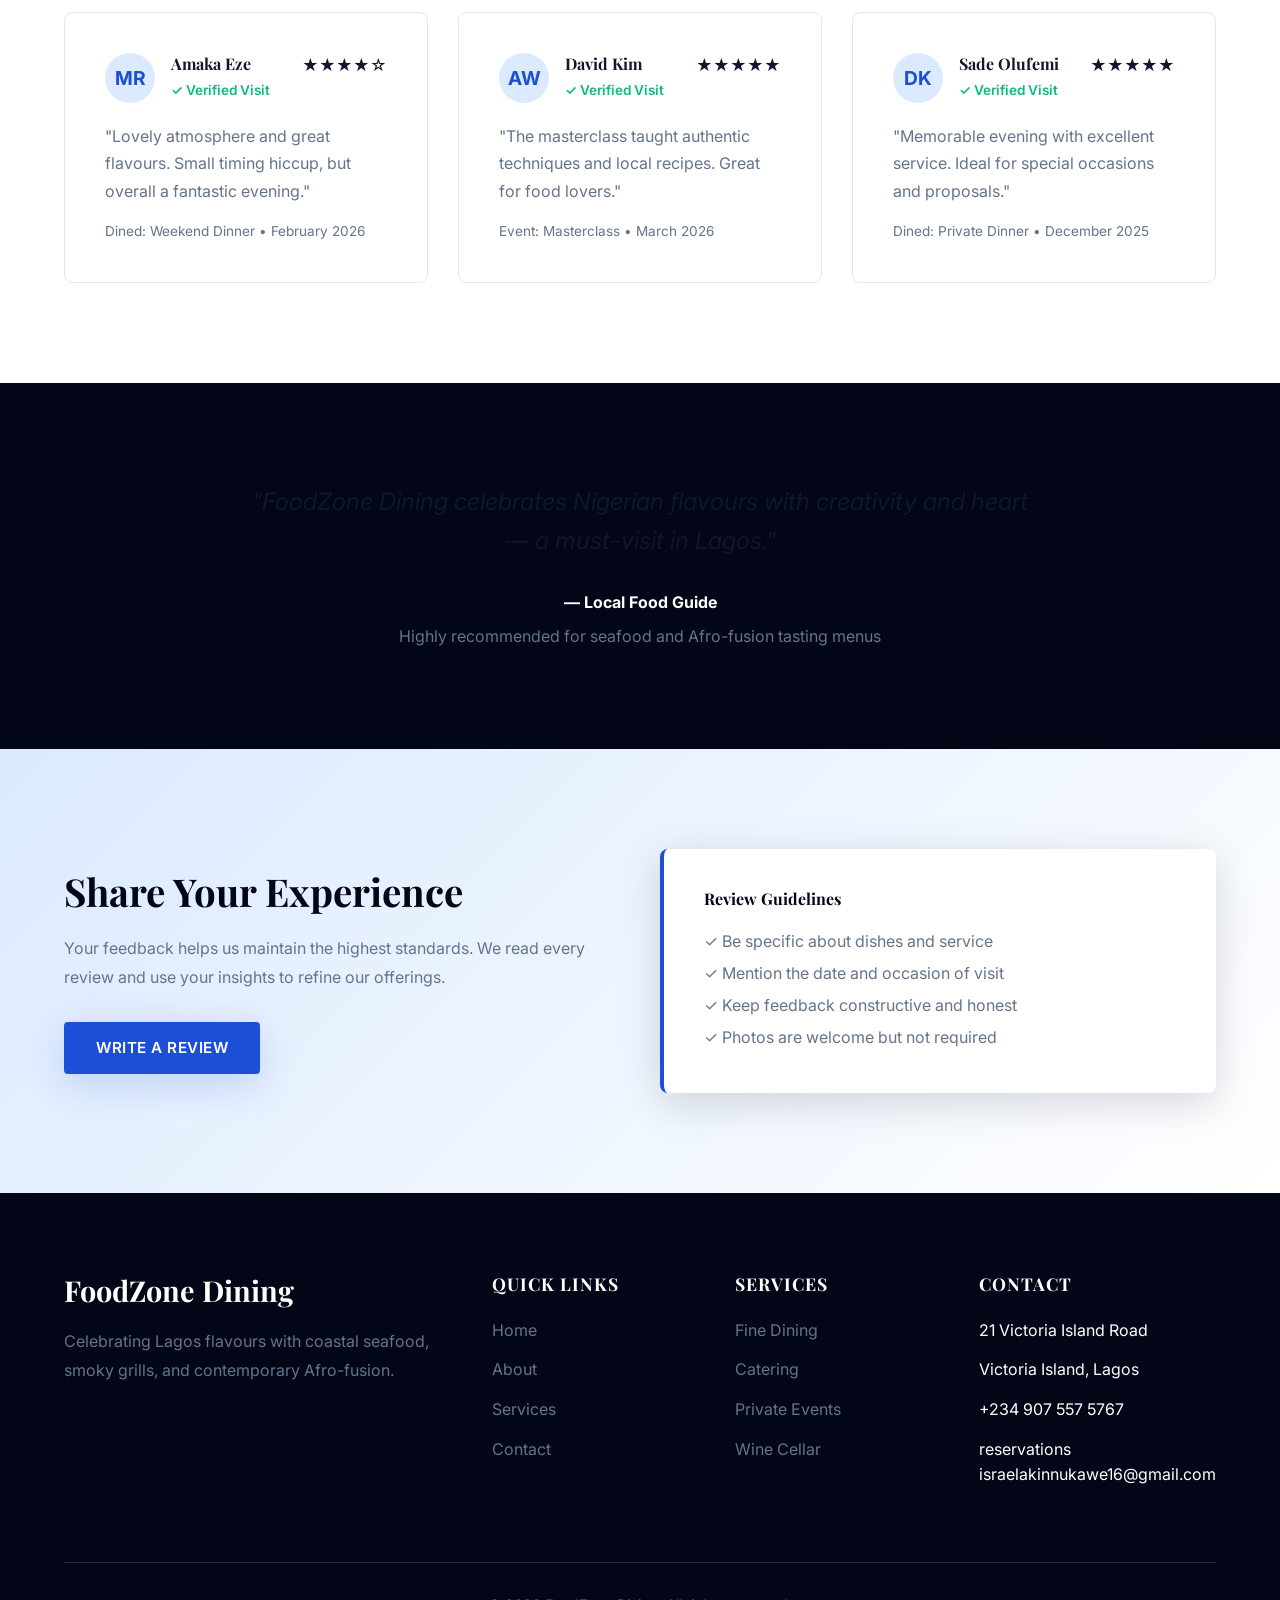
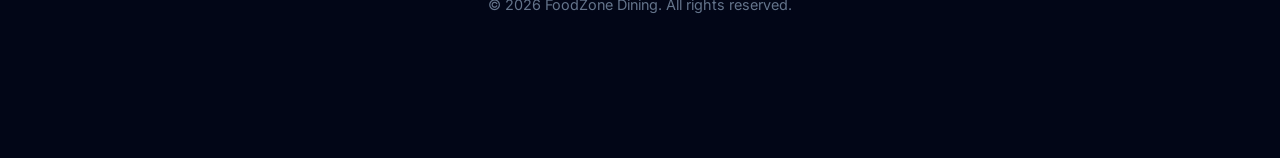
<file: review.html>
<!DOCTYPE html>
<html lang="en">
<head>
  <meta charset="UTF-8">
  <meta name="viewport" content="width=device-width, initial-scale=1.0">
  <title>Reviews | FoodZone Dining</title>
  <link rel="stylesheet" href="style.css">
  <link rel="shortcut icon" href="/assets/favicon.png" type="image/x-icon">
  <style>
    .review-hero { background-image: linear-gradient(135deg, rgba(2,6,23,0.9), rgba(30,58,138,0.8)), url('https://images.unsplash.com/photo-1514933651103-005eec06c04b?w=1920'); }
    .rating-big {
      font-size: 6rem;
      font-weight: 700;
      color: var(--primary-blue);
      line-height: 1;
      margin-bottom: 10px;
    }
    .rating-breakdown { margin-top: 30px; }
    .rating-row {
      display: flex;
      align-items: center;
      gap: 16px;
      margin-bottom: 12px;
    }
    .rating-bar-bg {
      flex: 1;
      height: 8px;
      background: var(--border-gray);
      border-radius: 4px;
      overflow: hidden;
    }
    .rating-bar-fill {
      height: 100%;
      background: var(--primary-blue);
      border-radius: 4px;
    }
    .review-card-full {
      background: var(--white);
      border-radius: 8px;
      padding: 40px;
      border: 1px solid var(--border-gray);
      transition: all 0.3s ease;
    }
    .review-card-full:hover {
      border-color: var(--primary-blue);
      box-shadow: var(--shadow);
    }
    .review-header {
      display: flex;
      justify-content: space-between;
      align-items: flex-start;
      margin-bottom: 20px;
    }
    .reviewer-info { display: flex; align-items: center; gap: 16px; }
    .reviewer-avatar {
      width: 50px;
      height: 50px;
      border-radius: 50%;
      background: var(--light-blue);
      display: flex;
      align-items: center;
      justify-content: center;
      color: var(--primary-blue);
      font-weight: 700;
      font-size: 1.2rem;
    }
    .verified-badge {
      color: #10b981;
      font-size: 0.85rem;
      font-weight: 600;
    }
    .featured-quote {
      font-size: 1.5rem;
      font-style: italic;
      line-height: 1.6;
      color: var(--dark-gray);
      text-align: center;
      max-width: 800px;
      margin: 0 auto;
    }
    .quote-author {
      text-align: center;
      margin-top: 30px;
      color: var(--text-gray);
    }
  </style>
</head>
<body>

  <header class="header">
    <div class="nav-container">
      <a href="index.html" class="logo">FoodZone Dining</a>
      <ul class="nav-menu">
        <li><a href="index.html" class="nav-link">Home</a></li>
        <li><a href="about.html" class="nav-link">About</a></li>
        <li><a href="services.html" class="nav-link">Services</a></li>
        <li><a href="review.html" class="nav-link">Reviews</a></li>
        <li><a href="contact.html" class="nav-link">Contact</a></li>
      </ul>
      <div class="mobile-toggle"><span></span><span></span><span></span></div>
    </div>
  </header>

  <!-- Section 1: Hero -->
  <section class="page-hero review-hero" style="height: 635px;">
    <div>
      <h1>Guest Reviews</h1>
      <p>Authentic experiences shared by our patrons in Lagos and beyond.</p>
    </div>
  </section>

  <!-- Section 2: Rating Overview -->
  <section class="section section-alt">
    <div class="container">
      <div class="grid-2" style="align-items: center; max-width: 900px; margin: 0 auto;">
        <div class="animate-on-scroll fade-left" style="text-align: center;">
          <div class="rating-big">4.8</div>
          <div class="stars" style="font-size: 1.5rem; margin-bottom: 12px;">★★★★★</div>
          <p style="color: var(--text-gray);">Based on 3,247 verified reviews</p>
        </div>
        <div class="animate-on-scroll fade-right">
          <div class="rating-breakdown">
            <div class="rating-row">
              <span style="min-width: 60px;">5 Stars</span>
              <div class="rating-bar-bg"><div class="rating-bar-fill" style="width: 92%;"></div></div>
              <span style="min-width: 40px; text-align: right;">92%</span>
            </div>
            <div class="rating-row">
              <span style="min-width: 60px;">4 Stars</span>
              <div class="rating-bar-bg"><div class="rating-bar-fill" style="width: 6%;"></div></div>
              <span style="min-width: 40px; text-align: right;">6%</span>
            </div>
            <div class="rating-row">
              <span style="min-width: 60px;">3 Stars</span>
              <div class="rating-bar-bg"><div class="rating-bar-fill" style="width: 1.5%;"></div></div>
              <span style="min-width: 40px; text-align: right;">1.5%</span>
            </div>
            <div class="rating-row">
              <span style="min-width: 60px;">2 Stars</span>
              <div class="rating-bar-bg"><div class="rating-bar-fill" style="width: 0.3%;"></div></div>
              <span style="min-width: 40px; text-align: right;">0.3%</span>
            </div>
            <div class="rating-row">
              <span style="min-width: 60px;">1 Star</span>
              <div class="rating-bar-bg"><div class="rating-bar-fill" style="width: 0.2%;"></div></div>
              <span style="min-width: 40px; text-align: right;">0.2%</span>
            </div>
          </div>
        </div>
      </div>
    </div>
  </section>

  <!-- Section 3: Reviews Grid -->
  <section class="section">
    <div class="container">
      <div class="section-header animate-on-scroll">
        <h2>Recent Reviews</h2>
        <p>What our guests are saying about their recent visits.</p>
      </div>
      <div class="grid-3">
        <div class="review-card-full animate-on-scroll stagger-1">
          <div class="review-header">
            <div class="reviewer-info">
              <div class="reviewer-avatar">SM</div>
              <div>
                <h4 style="margin-bottom: 4px;">Adaobi Nwosu</h4>
                <span class="verified-badge">✓ Verified Visit</span>
              </div>
            </div>
            <div class="stars">★★★★★</div>
          </div>
          <p style="color: var(--text-gray); line-height: 1.7;">"The Chef's Tasting Menu celebrates local ingredients with creativity. A must-try for visitors to Lagos."</p>
          <p style="margin-top: 16px; font-size: 0.85rem; color: var(--text-gray);">Dined: Chef's Tasting Menu • March 2026</p>
        </div>
        <div class="review-card-full animate-on-scroll stagger-2">
          <div class="review-header">
            <div class="reviewer-info">
              <div class="reviewer-avatar">JC</div>
              <div>
                <h4 style="margin-bottom: 4px;">Kunle Adebayo</h4>
                <span class="verified-badge">✓ Verified Visit</span>
              </div>
            </div>
            <div class="stars">★★★★★</div>
          </div>
          <p style="color: var(--text-gray); line-height: 1.7;">"Exceptional flavours and service. The suya-spiced courses were a delightful surprise."</p>
          <p style="margin-top: 16px; font-size: 0.85rem; color: var(--text-gray);">Dined: À La Carte • February 2026</p>
        </div>
        <div class="review-card-full animate-on-scroll stagger-3">
          <div class="review-header">
            <div class="reviewer-info">
              <div class="reviewer-avatar">EP</div>
              <div>
                <h4 style="margin-bottom: 4px;">Michael Soniyin</h4>
                <span class="verified-badge">✓ Verified Visit</span>
              </div>
            </div>
            <div class="stars">★★★★★</div>
          </div>
          <p style="color: var(--text-gray); line-height: 1.7;">"Perfect venue for our anniversary — attentive staff and beautifully executed menu."</p>
          <p style="margin-top: 16px; font-size: 0.85rem; color: var(--text-gray);">Event: Anniversary • January 2026</p>
        </div>
        <div class="review-card-full animate-on-scroll stagger-1">
          <div class="review-header">
            <div class="reviewer-info">
              <div class="reviewer-avatar">MR</div>
              <div>
                <h4 style="margin-bottom: 4px;">Amaka Eze</h4>
                <span class="verified-badge">✓ Verified Visit</span>
              </div>
            </div>
            <div class="stars">★★★★☆</div>
          </div>
          <p style="color: var(--text-gray); line-height: 1.7;">"Lovely atmosphere and great flavours. Small timing hiccup, but overall a fantastic evening."</p>
          <p style="margin-top: 16px; font-size: 0.85rem; color: var(--text-gray);">Dined: Weekend Dinner • February 2026</p>
        </div>
        <div class="review-card-full animate-on-scroll stagger-2">
          <div class="review-header">
            <div class="reviewer-info">
              <div class="reviewer-avatar">AW</div>
              <div>
                <h4 style="margin-bottom: 4px;">David Kim</h4>
                <span class="verified-badge">✓ Verified Visit</span>
              </div>
            </div>
            <div class="stars">★★★★★</div>
          </div>
          <p style="color: var(--text-gray); line-height: 1.7;">"The masterclass taught authentic techniques and local recipes. Great for food lovers."</p>
          <p style="margin-top: 16px; font-size: 0.85rem; color: var(--text-gray);">Event: Masterclass • March 2026</p>
        </div>
        <div class="review-card-full animate-on-scroll stagger-3">
          <div class="review-header">
            <div class="reviewer-info">
              <div class="reviewer-avatar">DK</div>
              <div>
                <h4 style="margin-bottom: 4px;">Sade Olufemi</h4>
                <span class="verified-badge">✓ Verified Visit</span>
              </div>
            </div>
            <div class="stars">★★★★★</div>
          </div>
          <p style="color: var(--text-gray); line-height: 1.7;">"Memorable evening with excellent service. Ideal for special occasions and proposals."</p>
          <p style="margin-top: 16px; font-size: 0.85rem; color: var(--text-gray);">Dined: Private Dinner • December 2025</p>
        </div>
      </div>
    </div>
  </section>

  <!-- Section 4: Featured Quote -->
  <section class="section section-dark">
    <div class="container">
      <div class="animate-on-scroll scale-in">
        <div class="featured-quote">"FoodZone Dining celebrates Nigerian flavours with creativity and heart — a must-visit in Lagos."</div>
        <div class="quote-author">
          <strong style="color: var(--white);">— Local Food Guide</strong>
          <p style="margin-top: 8px;">Highly recommended for seafood and Afro-fusion tasting menus</p>
        </div>
      </div>
    </div>
  </section>

  <!-- Section 5: Write Review CTA -->
  <section class="section" style="background: linear-gradient(135deg, var(--light-blue), var(--white));">
    <div class="container">
      <div class="grid-2" style="align-items: center;">
        <div class="animate-on-scroll fade-left">
          <h2 style="font-size: 2.4rem; margin-bottom: 20px; color: var(--black);">Share Your Experience</h2>
          <p style="color: var(--text-gray); line-height: 1.8; margin-bottom: 30px;">Your feedback helps us maintain the highest standards. We read every review and use your insights to refine our offerings.</p>
          <a href="contact.html" class="btn btn-primary">Write a Review</a>
        </div>
        <div class="animate-on-scroll fade-right">
          <div style="background: var(--white); padding: 40px; border-radius: 8px; box-shadow: var(--shadow); border-left: 4px solid var(--primary-blue);">
            <h4 style="margin-bottom: 16px; color: var(--black);">Review Guidelines</h4>
            <ul style="color: var(--text-gray); line-height: 2; list-style: none;">
              <li>✓ Be specific about dishes and service</li>
              <li>✓ Mention the date and occasion of visit</li>
              <li>✓ Keep feedback constructive and honest</li>
              <li>✓ Photos are welcome but not required</li>
            </ul>
          </div>
        </div>
      </div>
    </div>
  </section>

  <footer class="footer" style="height: 565px;">
    <div class="container">
      <div class="footer-grid">
        <div class="footer-brand">
          <h3>FoodZone Dining</h3>
          <p>Celebrating Lagos flavours with coastal seafood, smoky grills, and contemporary Afro-fusion.</p>
        </div>
        <div>
          <h4 class="footer-title">Quick Links</h4>
          <ul class="footer-links">
            <li><a href="index.html">Home</a></li>
            <li><a href="about.html">About</a></li>
            <li><a href="services.html">Services</a></li>
            <li><a href="contact.html">Contact</a></li>
          </ul>
        </div>
        <div>
          <h4 class="footer-title">Services</h4>
          <ul class="footer-links">
            <li><a href="services.html">Fine Dining</a></li>
            <li><a href="services.html">Catering</a></li>
            <li><a href="services.html">Private Events</a></li>
            <li><a href="services.html">Wine Cellar</a></li>
          </ul>
        </div>
        <div>
          <h4 class="footer-title">Contact</h4>
          <ul class="footer-links">
            <li>21 Victoria Island Road</li>
            <li>Victoria Island, Lagos</li>
            <li>+234 907 557 5767</li>
            <li>reservations israelakinnukawe16@gmail.com</li>
          </ul>
        </div>
      </div>
      <div class="footer-bottom">
        <p>&copy; 2026 FoodZone Dining. All rights reserved.</p>
      </div>
    </div>
  </footer>

  <script src="script.js"></script>
</body>
</html>
</file>
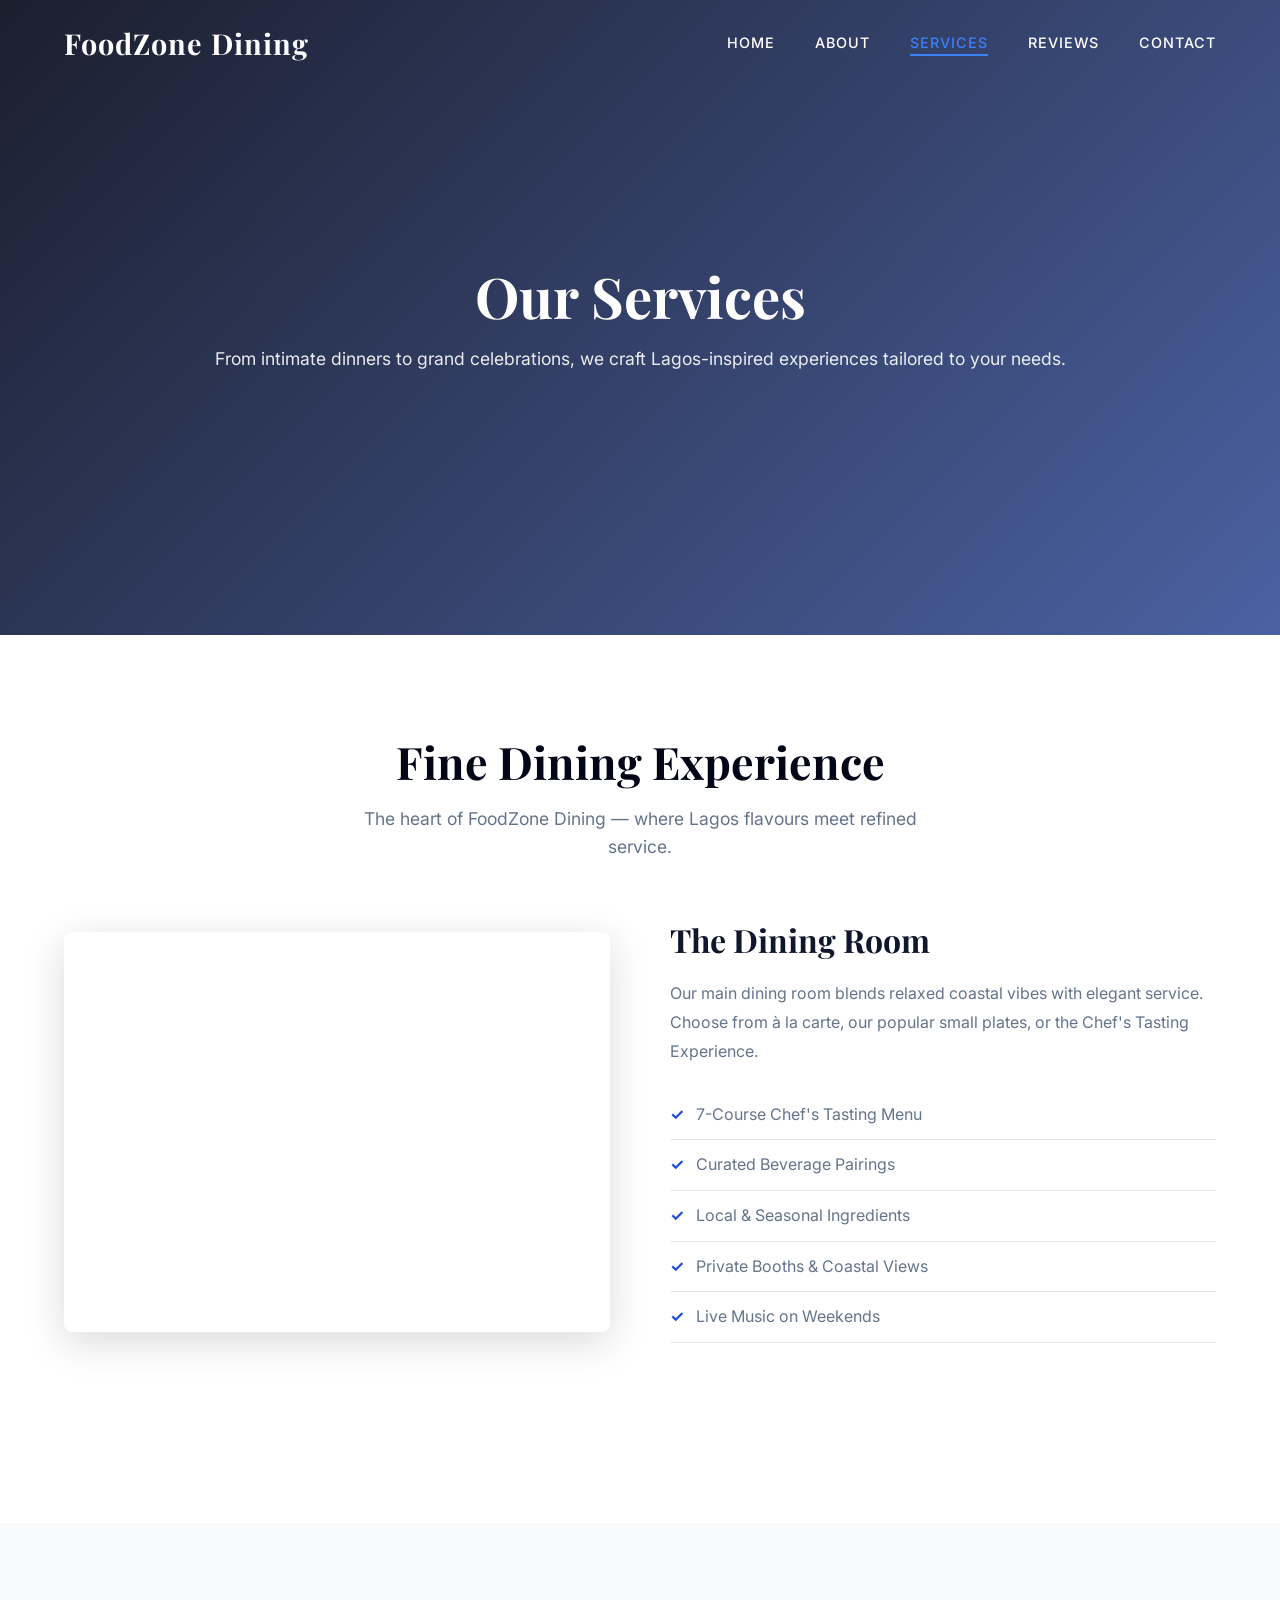
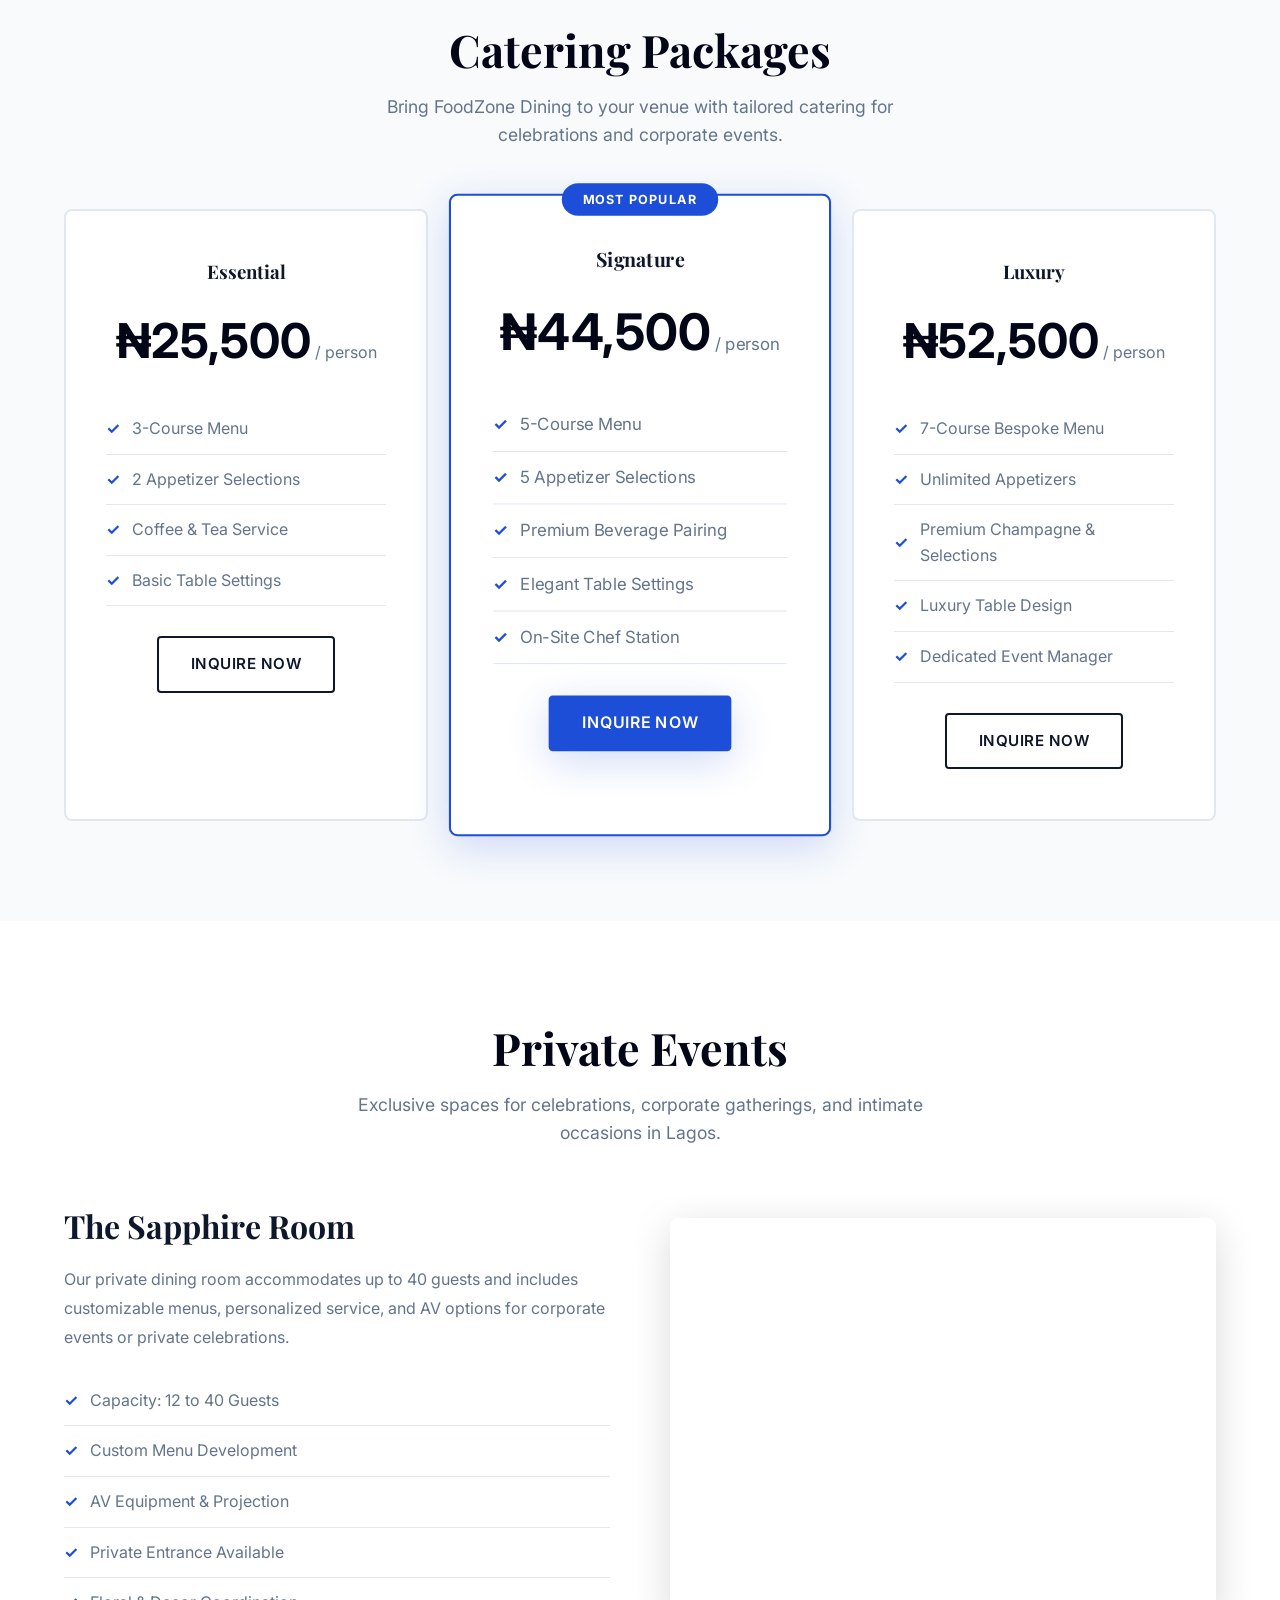
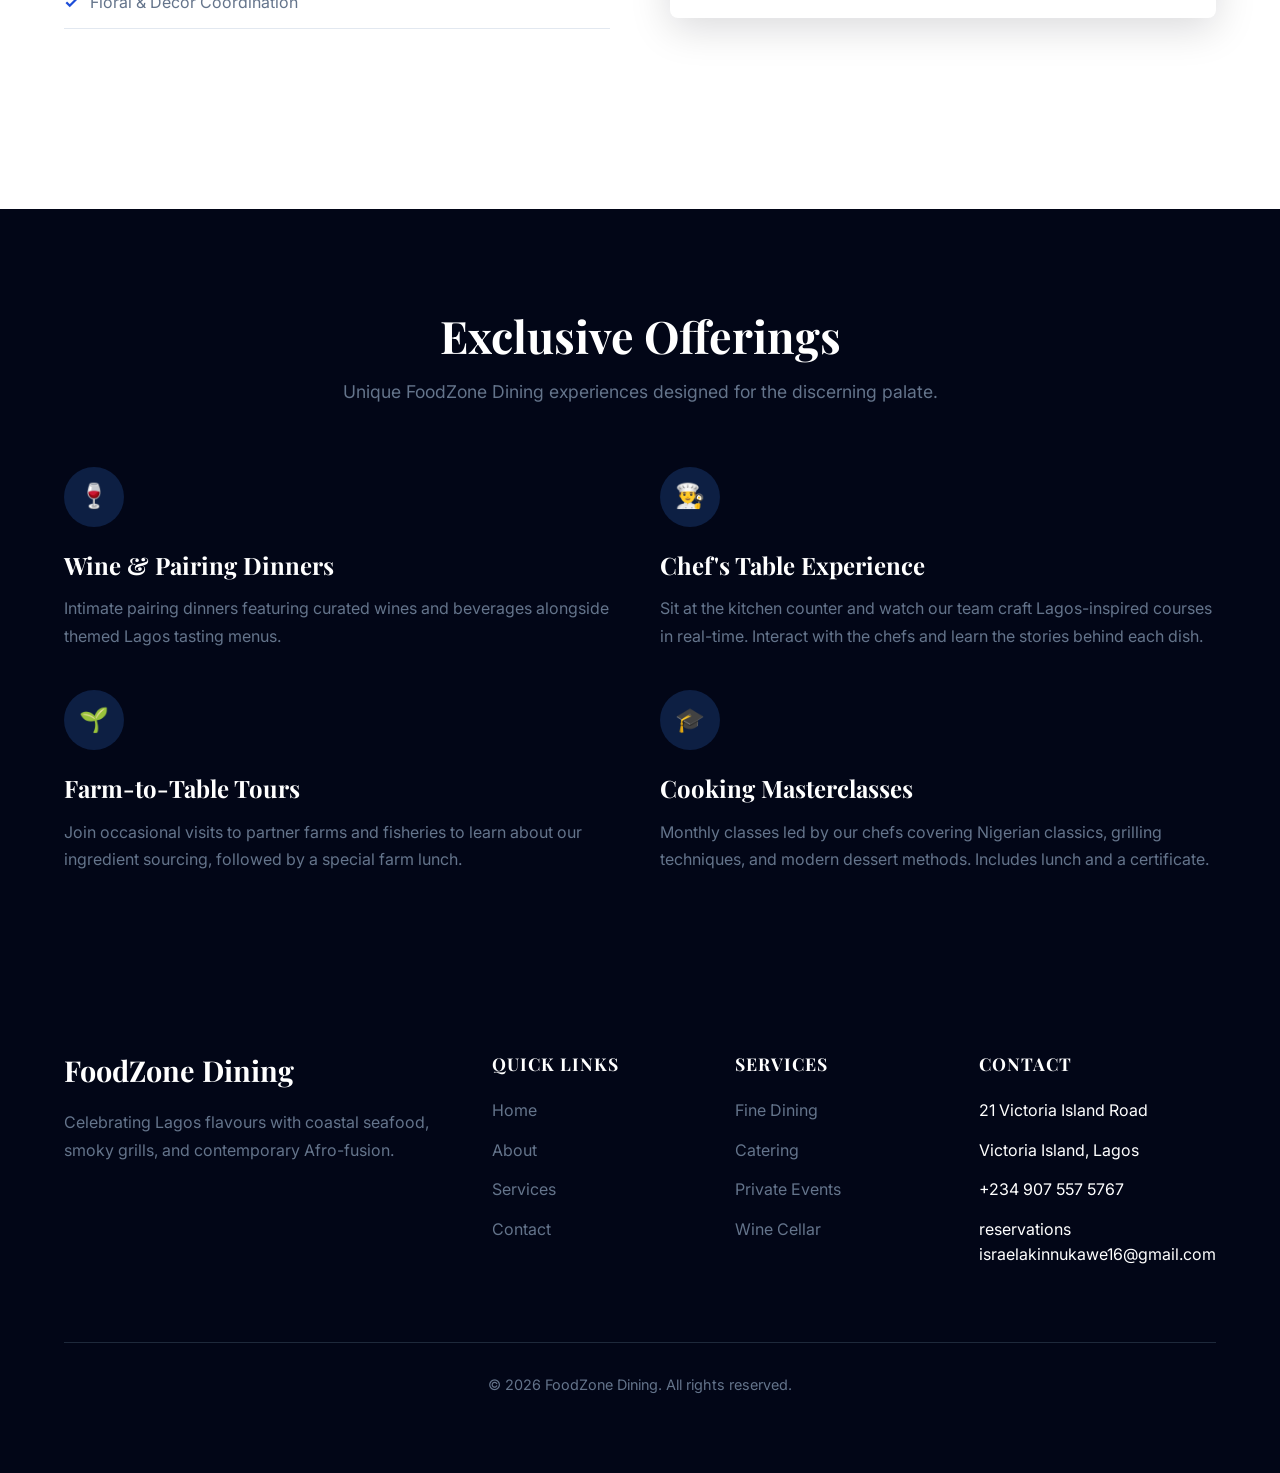
<file: services.html>
<!DOCTYPE html>
<html lang="en">
<head>
  <meta charset="UTF-8">
  <meta name="viewport" content="width=device-width, initial-scale=1.0">
  <title>Services | FoodZone Dining</title>
  <link rel="stylesheet" href="style.css">
  <link rel="shortcut icon" href="/assets/favicon.png" type="image/x-icon">
  <style>
    .service-hero { background-image: linear-gradient(135deg, rgba(2,6,23,0.9), rgba(30,58,138,0.8)), url('https://images.unsplash.com/photo-1550966871-3ed3c47e2ce2?w=1920'); }
    .service-detail { display: grid; grid-template-columns: 1fr 1fr; gap: 60px; align-items: center; margin-bottom: 80px; }
    .service-detail.reverse { direction: rtl; }
    .service-detail.reverse > * { direction: ltr; }
    .service-img {
      border-radius: 8px;
      height: 400px;
      background-size: cover;
      background-position: center;
      box-shadow: var(--shadow);
    }
    .service-list { list-style: none; margin-top: 24px; }
    .service-list li {
      padding: 12px 0;
      border-bottom: 1px solid var(--border-gray);
      color: var(--text-gray);
      display: flex;
      align-items: center;
      gap: 12px;
    }
    .service-list li::before {
      content: '✓';
      color: var(--primary-blue);
      font-weight: 700;
    }
    .package-card {
      background: var(--white);
      border-radius: 8px;
      padding: 50px 40px;
      text-align: center;
      border: 2px solid var(--border-gray);
      transition: all 0.4s ease;
      position: relative;
    }
    .package-card.featured {
      border-color: var(--primary-blue);
      transform: scale(1.05);
      box-shadow: var(--shadow-blue);
    }
    .package-card.featured::before {
      content: 'MOST POPULAR';
      position: absolute;
      top: -12px;
      left: 50%;
      transform: translateX(-50%);
      background: var(--primary-blue);
      color: var(--white);
      padding: 6px 20px;
      font-size: 0.75rem;
      font-weight: 700;
      letter-spacing: 1px;
      border-radius: 20px;
    }
    .package-price {
      font-size: 3rem;
      font-weight: 700;
      color: var(--black);
      margin: 20px 0;
    }
    .package-price span { font-size: 1rem; color: var(--text-gray); font-weight: 400; }
    @media (max-width: 768px) {
      .service-detail, .service-detail.reverse { grid-template-columns: 1fr; direction: ltr; }
      .service-detail.reverse > * { direction: ltr; }
    }
  </style>
</head>
<body>

  <header class="header">
    <div class="nav-container">
      <a href="index.html" class="logo">FoodZone Dining</a>
      <ul class="nav-menu">
        <li><a href="index.html" class="nav-link">Home</a></li>
        <li><a href="about.html" class="nav-link">About</a></li>
        <li><a href="services.html" class="nav-link">Services</a></li>
        <li><a href="review.html" class="nav-link">Reviews</a></li>
        <li><a href="contact.html" class="nav-link">Contact</a></li>
      </ul>
      <div class="mobile-toggle"><span></span><span></span><span></span></div>
    </div>
  </header>

  <!-- Section 1: Hero -->
  <section class="page-hero service-hero" style="height: 635px;">
    <div>
      <h1>Our Services</h1>
      <p>From intimate dinners to grand celebrations, we craft Lagos-inspired experiences tailored to your needs.</p>
    </div>
  </section>

  <!-- Section 2: Fine Dining -->
  <section class="section">
    <div class="container">
      <div class="section-header animate-on-scroll">
        <h2>Fine Dining Experience</h2>
        <p>The heart of FoodZone Dining — where Lagos flavours meet refined service.</p>
      </div>
      <div class="service-detail">
        <div class="service-img animate-on-scroll fade-left" style="background-image: url('https://images.unsplash.com/photo-1414235077428-338989a2e8c0?w=800');"></div>
        <div class="animate-on-scroll fade-right">
          <h3 style="font-size: 2rem; margin-bottom: 20px;">The Dining Room</h3>
          <p style="color: var(--text-gray); line-height: 1.8; margin-bottom: 20px;">Our main dining room blends relaxed coastal vibes with elegant service. Choose from à la carte, our popular small plates, or the Chef's Tasting Experience.</p>
          <ul class="service-list">
            <li>7-Course Chef's Tasting Menu</li>
            <li>Curated Beverage Pairings</li>
            <li>Local & Seasonal Ingredients</li>
            <li>Private Booths & Coastal Views</li>
            <li>Live Music on Weekends</li>
          </ul>
        </div>
      </div>
    </div>
  </section>

  <!-- Section 3: Catering -->
  <section class="section section-alt">
    <div class="container">
      <div class="section-header animate-on-scroll">
        <h2>Catering Packages</h2>
        <p>Bring FoodZone Dining to your venue with tailored catering for celebrations and corporate events.</p>
      </div>
      <div class="grid-3">
        <div class="package-card animate-on-scroll stagger-1">
          <h3>Essential</h3>
          <div class="package-price">₦25,500<span> / person</span></div>
          <ul class="service-list" style="text-align: left; margin-bottom: 30px;">
            <li>3-Course Menu</li>
            <li>2 Appetizer Selections</li>
            <li>Coffee & Tea Service</li>
            <li>Basic Table Settings</li>
          </ul>
          <a href="contact.html" class="btn btn-outline" style="color: var(--dark-gray); border-color: var(--dark-gray);">Inquire Now</a>
        </div>
        <div class="package-card featured animate-on-scroll stagger-2">
          <h3>Signature</h3>
          <div class="package-price">₦44,500<span> / person</span></div>
          <ul class="service-list" style="text-align: left; margin-bottom: 30px;">
            <li>5-Course Menu</li>
            <li>5 Appetizer Selections</li>
            <li>Premium Beverage Pairing</li>
            <li>Elegant Table Settings</li>
            <li>On-Site Chef Station</li>
          </ul>
          <a href="contact.html" class="btn btn-primary">Inquire Now</a>
        </div>
        <div class="package-card animate-on-scroll stagger-3">
          <h3>Luxury</h3>
          <div class="package-price">₦52,500<span> / person</span></div>
          <ul class="service-list" style="text-align: left; margin-bottom: 30px;">
            <li>7-Course Bespoke Menu</li>
            <li>Unlimited Appetizers</li>
            <li>Premium Champagne & Selections</li>
            <li>Luxury Table Design</li>
            <li>Dedicated Event Manager</li>
          </ul>
          <a href="contact.html" class="btn btn-outline" style="color: var(--dark-gray); border-color: var(--dark-gray);">Inquire Now</a>
        </div>
      </div>
    </div>
  </section>

  <!-- Section 4: Private Events -->
  <section class="section">
    <div class="container">
      <div class="section-header animate-on-scroll">
        <h2>Private Events</h2>
        <p>Exclusive spaces for celebrations, corporate gatherings, and intimate occasions in Lagos.</p>
      </div>
      <div class="service-detail reverse">
        <div class="service-img animate-on-scroll fade-right" style="background-image: url('https://images.unsplash.com/photo-1555396273-367ea4eb4db5?w=800');"></div>
        <div class="animate-on-scroll fade-left">
          <h3 style="font-size: 2rem; margin-bottom: 20px;">The Sapphire Room</h3>
          <p style="color: var(--text-gray); line-height: 1.8; margin-bottom: 20px;">Our private dining room accommodates up to 40 guests and includes customizable menus, personalized service, and AV options for corporate events or private celebrations.</p>
          <ul class="service-list">
            <li>Capacity: 12 to 40 Guests</li>
            <li>Custom Menu Development</li>
            <li>AV Equipment & Projection</li>
            <li>Private Entrance Available</li>
            <li>Floral & Decor Coordination</li>
          </ul>
        </div>
      </div>
    </div>
  </section>

  <!-- Section 5: Special Services -->
  <section class="section section-dark">
    <div class="container">
      <div class="section-header animate-on-scroll">
        <h2 style="color: var(--white);">Exclusive Offerings</h2>
        <p>Unique FoodZone Dining experiences designed for the discerning palate.</p>
      </div>
      <div class="grid-2">
        <div class="animate-on-scroll stagger-1">
          <div class="icon-box" style="background: rgba(59,130,246,0.2); color: var(--secondary-blue);">🍷</div>
          <h3 style="color: var(--white); font-size: 1.5rem; margin-bottom: 16px;">Wine & Pairing Dinners</h3>
          <p style="color: var(--text-gray); line-height: 1.7;">Intimate pairing dinners featuring curated wines and beverages alongside themed Lagos tasting menus.</p>
        </div>
        <div class="animate-on-scroll stagger-2">
          <div class="icon-box" style="background: rgba(59,130,246,0.2); color: var(--secondary-blue);">👨‍🍳</div>
          <h3 style="color: var(--white); font-size: 1.5rem; margin-bottom: 16px;">Chef's Table Experience</h3>
          <p style="color: var(--text-gray); line-height: 1.7;">Sit at the kitchen counter and watch our team craft Lagos-inspired courses in real-time. Interact with the chefs and learn the stories behind each dish.</p>
        </div>
        <div class="animate-on-scroll stagger-3">
          <div class="icon-box" style="background: rgba(59,130,246,0.2); color: var(--secondary-blue);">🌱</div>
          <h3 style="color: var(--white); font-size: 1.5rem; margin-bottom: 16px;">Farm-to-Table Tours</h3>
          <p style="color: var(--text-gray); line-height: 1.7;">Join occasional visits to partner farms and fisheries to learn about our ingredient sourcing, followed by a special farm lunch.</p>
        </div>
        <div class="animate-on-scroll stagger-4">
          <div class="icon-box" style="background: rgba(59,130,246,0.2); color: var(--secondary-blue);">🎓</div>
          <h3 style="color: var(--white); font-size: 1.5rem; margin-bottom: 16px;">Cooking Masterclasses</h3>
          <p style="color: var(--text-gray); line-height: 1.7;">Monthly classes led by our chefs covering Nigerian classics, grilling techniques, and modern dessert methods. Includes lunch and a certificate.</p>
        </div>
      </div>
    </div>
  </section>

  <footer class="footer" style="height: 500px;">
    <div class="container">
      <div class="footer-grid">
        <div class="footer-brand">
          <h3>FoodZone Dining</h3>
          <p>Celebrating Lagos flavours with coastal seafood, smoky grills, and contemporary Afro-fusion.</p>
        </div>
        <div>
          <h4 class="footer-title">Quick Links</h4>
          <ul class="footer-links">
            <li><a href="index.html">Home</a></li>
            <li><a href="about.html">About</a></li>
            <li><a href="services.html">Services</a></li>
            <li><a href="contact.html">Contact</a></li>
          </ul>
        </div>
        <div>
          <h4 class="footer-title">Services</h4>
          <ul class="footer-links">
            <li><a href="services.html">Fine Dining</a></li>
            <li><a href="services.html">Catering</a></li>
            <li><a href="services.html">Private Events</a></li>
            <li><a href="services.html">Wine Cellar</a></li>
          </ul>
        </div>
        <div>
          <h4 class="footer-title">Contact</h4>
          <ul class="footer-links">
            <li>21 Victoria Island Road</li>
            <li>Victoria Island, Lagos</li>
            <li>+234 907 557 5767</li>
            <li>reservations israelakinnukawe16@gmail.com</li>
          </ul>
        </div>
      </div>
      <div class="footer-bottom">
        <p>&copy; 2026 FoodZone Dining. All rights reserved.</p>
      </div>
    </div>
  </footer>

  <script src="script.js"></script>
</body>
</html>
</file>
<file: style.css>
/* ============================================
   RESTAURANT WEBSITE - GLOBAL STYLES
   Colors: Blue, Black, White
   ============================================ */

@import url('https://fonts.googleapis.com/css2?family=Inter:wght@300;400;500;600;700&family=Playfair+Display:wght@600;700&display=swap');

:root {
  --primary-blue: #1d4ed8;
  --secondary-blue: #3b82f6;
  --light-blue: #dbeafe;
  --dark-blue: #1e3a8a;
  --black: #020617;
  --dark-gray: #0f172a;
  --medium-gray: #1e293b;
  --white: #ffffff;
  --off-white: #f8fafc;
  --border-gray: #e2e8f0;
  --text-gray: #64748b;
  --shadow: 0 10px 40px rgba(2, 6, 23, 0.15);
  --shadow-blue: 0 10px 40px rgba(29, 78, 216, 0.2);
}

* {
  margin: 0;
  padding: 0;
  box-sizing: border-box;
}

html {
  scroll-behavior: smooth;
}

body {
  font-family: 'Inter', sans-serif;
  background-color: var(--white);
  color: var(--dark-gray);
  line-height: 1.6;
  overflow-x: hidden;
}

h1, h2, h3, h4 {
  font-family: 'Playfair Display', serif;
  font-weight: 700;
  line-height: 1.2;
}

a {
  text-decoration: none;
  color: inherit;
  transition: all 0.3s ease;
}

img {
  max-width: 100%;
  display: block;
}

.container {
  max-width: 1200px;
  margin: 0 auto;
  padding: 0 24px;
}

.section-header {
  text-align: center;
  margin-bottom: 60px;
}

.section-header h2 {
  font-size: 2.8rem;
  color: var(--black);
  margin-bottom: 16px;
}

.section-header p {
  color: var(--text-gray);
  font-size: 1.1rem;
  max-width: 600px;
  margin: 0 auto;
}

.btn {
  display: inline-block;
  padding: 14px 32px;
  border-radius: 4px;
  font-weight: 600;
  font-size: 0.95rem;
  letter-spacing: 0.5px;
  text-transform: uppercase;
  transition: all 0.3s ease;
  cursor: pointer;
  border: none;
}

.btn-primary {
  background-color: var(--primary-blue);
  color: var(--white);
  box-shadow: var(--shadow-blue);
}

.btn-primary:hover {
  background-color: var(--dark-blue);
  transform: translateY(-2px);
  box-shadow: 0 15px 50px rgba(29, 78, 216, 0.3);
}

.btn-outline {
  background-color: transparent;
  color: var(--white);
  border: 2px solid var(--white);
}

.btn-outline:hover {
  background-color: var(--white);
  color: var(--black);
}

.btn-dark {
  background-color: var(--black);
  color: var(--white);
}

.btn-dark:hover {
  background-color: var(--medium-gray);
}

/* ============================================
   HEADER & NAVIGATION
   ============================================ */

.header {
  position: fixed;
  top: 0;
  left: 0;
  width: 100%;
  z-index: 1000;
  padding: 20px 0;
  transition: all 0.4s ease;
}

.header.scrolled {
  background-color: rgba(255, 255, 255, 0.95);
  backdrop-filter: blur(10px);
  box-shadow: 0 2px 20px rgba(0, 0, 0, 0.08);
  padding: 14px 0;
}

.header.scrolled .nav-link {
  color: var(--dark-gray);
}

.header.scrolled .logo {
  color: var(--black);
}

.nav-container {
  display: flex;
  justify-content: space-between;
  align-items: center;
  max-width: 1200px;
  margin: 0 auto;
  padding: 0 24px;
}

.logo {
  font-family: 'Playfair Display', serif;
  font-size: 1.8rem;
  font-weight: 700;
  color: var(--white);
  letter-spacing: 1px;
}

.nav-menu {
  display: flex;
  list-style: none;
  gap: 40px;
}

.nav-link {
  color: var(--white);
  font-weight: 500;
  font-size: 0.9rem;
  text-transform: uppercase;
  letter-spacing: 1px;
  position: relative;
  padding: 5px 0;
}

.nav-link::after {
  content: '';
  position: absolute;
  bottom: 0;
  left: 0;
  width: 0;
  height: 2px;
  background-color: var(--secondary-blue);
  transition: width 0.3s ease;
}

.nav-link:hover::after,
.nav-link.active::after {
  width: 100%;
}

.nav-link.active {
  color: var(--secondary-blue);
}

.header.scrolled .nav-link.active {
  color: var(--primary-blue);
}

.mobile-toggle {
  display: none;
  flex-direction: column;
  cursor: pointer;
  gap: 5px;
}

.mobile-toggle span {
  width: 25px;
  height: 2px;
  background-color: var(--white);
  transition: all 0.3s ease;
}

.header.scrolled .mobile-toggle span {
  background-color: var(--black);
}

/* ============================================
   FOOTER
   ============================================ */

.footer {
  background-color: var(--black);
  color: var(--white);
  padding: 80px 0 30px;
}

.footer-grid {
  display: grid;
  grid-template-columns: 2fr 1fr 1fr 1fr;
  gap: 60px;
  margin-bottom: 60px;
}

.footer-brand h3 {
  font-size: 1.8rem;
  margin-bottom: 20px;
  color: var(--white);
}

.footer-brand p {
  color: var(--text-gray);
  line-height: 1.8;
  margin-bottom: 24px;
}

.footer-title {
  font-size: 1.1rem;
  margin-bottom: 24px;
  color: var(--white);
  text-transform: uppercase;
  letter-spacing: 1px;
}

.footer-links {
  list-style: none;
}

.footer-links li {
  margin-bottom: 14px;
}

.footer-links a {
  color: var(--text-gray);
  transition: color 0.3s ease;
}

.footer-links a:hover {
  color: var(--secondary-blue);
}

.footer-bottom {
  border-top: 1px solid var(--medium-gray);
  padding-top: 30px;
  text-align: center;
  color: var(--text-gray);
  font-size: 0.9rem;
}

/* ============================================
   ANIMATIONS - SCROLL TRIGGERED
   ============================================ */

.animate-on-scroll {
  opacity: 0;
  transform: translateY(40px);
  transition: all 0.8s cubic-bezier(0.5, 0, 0, 1);
}

.animate-on-scroll.animated {
  opacity: 1;
  transform: translateY(0);
}

.fade-left {
  transform: translateX(-60px);
}

.fade-left.animated {
  transform: translateX(0);
}

.fade-right {
  transform: translateX(60px);
}

.fade-right.animated {
  transform: translateX(0);
}

.scale-in {
  transform: scale(0.8);
  opacity: 0;
}

.scale-in.animated {
  transform: scale(1);
  opacity: 1;
}

.stagger-1 { transition-delay: 0.1s; }
.stagger-2 { transition-delay: 0.2s; }
.stagger-3 { transition-delay: 0.3s; }
.stagger-4 { transition-delay: 0.4s; }
.stagger-5 { transition-delay: 0.5s; }
.stagger-6 { transition-delay: 0.6s; }

/* ============================================
   HERO SECTIONS
   ============================================ */

.hero {
  height: 100vh;
  min-height: 700px;
  background: linear-gradient(135deg, rgba(2, 6, 23, 0.85), rgba(30, 58, 138, 0.85)),
              url('https://images.unsplash.com/photo-1517248135467-4c7edcad34c4?w=1920') center/cover no-repeat;
  display: flex;
  align-items: center;
  justify-content: center;
  text-align: center;
  color: var(--white);
  position: relative;
}

.hero-content h1 {
  font-size: 4.5rem;
  margin-bottom: 24px;
  animation: fadeInUp 1s ease-out;
}

.hero-content p {
  font-size: 1.3rem;
  margin-bottom: 40px;
  opacity: 0.9;
  max-width: 700px;
  margin-left: auto;
  margin-right: auto;
  animation: fadeInUp 1s ease-out 0.2s both;
}

.hero-buttons {
  display: flex;
  gap: 20px;
  justify-content: center;
  animation: fadeInUp 1s ease-out 0.4s both;
}

.page-hero {
  height: 50vh;
  min-height: 400px;
  background: linear-gradient(135deg, rgba(2, 6, 23, 0.9), rgba(30, 58, 138, 0.8)),
              url('https://images.unsplash.com/photo-1414235077428-338989a2e8c0?w=1920') center/cover no-repeat;
  display: flex;
  align-items: center;
  justify-content: center;
  text-align: center;
  color: var(--white);
  margin-top: 0;
}

.page-hero h1 {
  font-size: 3.5rem;
  margin-bottom: 16px;
}

.page-hero p {
  font-size: 1.1rem;
  opacity: 0.9;
}

/* ============================================
   CARDS & GRIDS
   ============================================ */

.grid-2 {
  display: grid;
  grid-template-columns: repeat(2, 1fr);
  gap: 40px;
}

.grid-3 {
  display: grid;
  grid-template-columns: repeat(3, 1fr);
  gap: 30px;
}

.grid-4 {
  display: grid;
  grid-template-columns: repeat(4, 1fr);
  gap: 24px;
}

.card {
  background: var(--white);
  border-radius: 8px;
  overflow: hidden;
  box-shadow: var(--shadow);
  transition: all 0.4s ease;
  border: 1px solid var(--border-gray);
}

.card:hover {
  transform: translateY(-8px);
  box-shadow: 0 20px 50px rgba(2, 6, 23, 0.12);
}

.card-image {
  height: 240px;
  background-size: cover;
  background-position: center;
  position: relative;
}

.card-body {
  padding: 30px;
}

.card-body h3 {
  font-size: 1.4rem;
  margin-bottom: 12px;
  color: var(--black);
}

.card-body p {
  color: var(--text-gray);
  font-size: 0.95rem;
  line-height: 1.7;
}

.icon-box {
  width: 60px;
  height: 60px;
  background: var(--light-blue);
  border-radius: 50%;
  display: flex;
  align-items: center;
  justify-content: center;
  margin-bottom: 24px;
  color: var(--primary-blue);
  font-size: 1.5rem;
}

/* ============================================
   SECTIONS PADDING
   ============================================ */

.section {
  padding: 100px 0;
}

.section-alt {
  background-color: var(--off-white);
}

.section-dark {
  background-color: var(--black);
  color: var(--white);
}

.section-dark .section-header h2,
.section-dark .card-body h3 {
  color: var(--white);
}

/* ============================================
   FORMS
   ============================================ */

.form-group {
  margin-bottom: 24px;
}

.form-label {
  display: block;
  margin-bottom: 8px;
  font-weight: 500;
  font-size: 0.9rem;
  color: var(--dark-gray);
}

.form-control {
  width: 100%;
  padding: 14px 18px;
  border: 2px solid var(--border-gray);
  border-radius: 6px;
  font-family: 'Inter', sans-serif;
  font-size: 1rem;
  transition: all 0.3s ease;
  background: var(--white);
}

.form-control:focus {
  outline: none;
  border-color: var(--primary-blue);
  box-shadow: 0 0 0 4px var(--light-blue);
}

textarea.form-control {
  resize: vertical;
  min-height: 140px;
}

/* ============================================
   RESPONSIVE
   ============================================ */

@media (max-width: 1024px) {
  .grid-4 { grid-template-columns: repeat(2, 1fr); }
  .footer-grid { grid-template-columns: 1fr 1fr; gap: 40px; }
}

@media (max-width: 768px) {
  .nav-menu {
    position: fixed;
    top: 0;
    right: -100%;
    width: 80%;
    max-width: 400px;
    height: 100vh;
    background: var(--white);
    flex-direction: column;
    padding: 100px 40px;
    gap: 30px;
    transition: right 0.4s ease;
    box-shadow: -10px 0 40px rgba(0,0,0,0.1);
  }

  .nav-menu.active {
    right: 0;
  }

  .nav-link {
    color: var(--dark-gray);
    font-size: 1.1rem;
  }

  .mobile-toggle {
    display: flex;
    z-index: 1001;
  }

  .mobile-toggle.active span:nth-child(1) {
    transform: rotate(45deg) translate(5px, 5px);
    background-color: var(--black);
  }

  .mobile-toggle.active span:nth-child(2) {
    opacity: 0;
  }

  .mobile-toggle.active span:nth-child(3) {
    transform: rotate(-45deg) translate(5px, -5px);
    background-color: var(--black);
  }

  .hero-content h1 { font-size: 2.8rem; }
  .page-hero h1 { font-size: 2.4rem; }
  .section-header h2 { font-size: 2.2rem; }
  .grid-2, .grid-3, .grid-4 { grid-template-columns: 1fr; }
  .hero-buttons { flex-direction: column; align-items: center; }
  .footer-grid { grid-template-columns: 1fr; }
}

@keyframes fadeInUp {
  from { opacity: 0; transform: translateY(40px); }
  to { opacity: 1; transform: translateY(0); }
}
</file>
